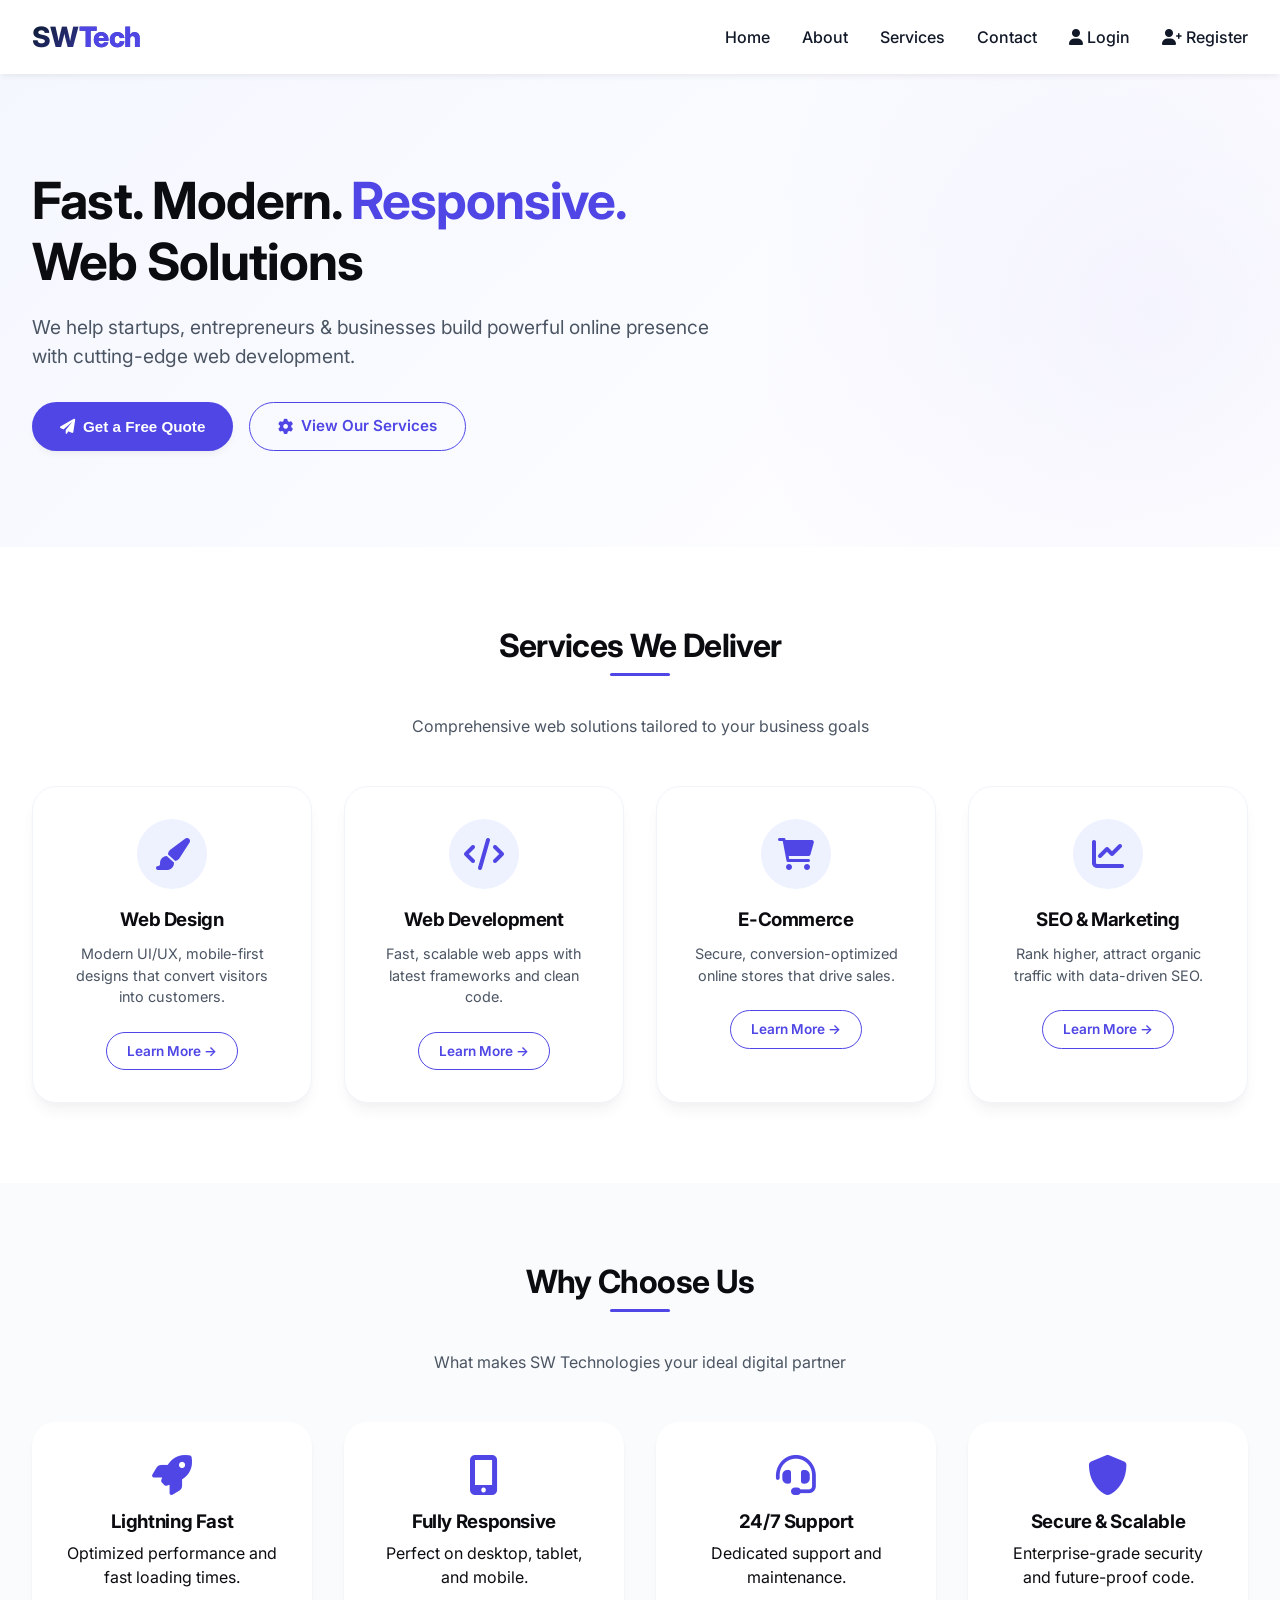
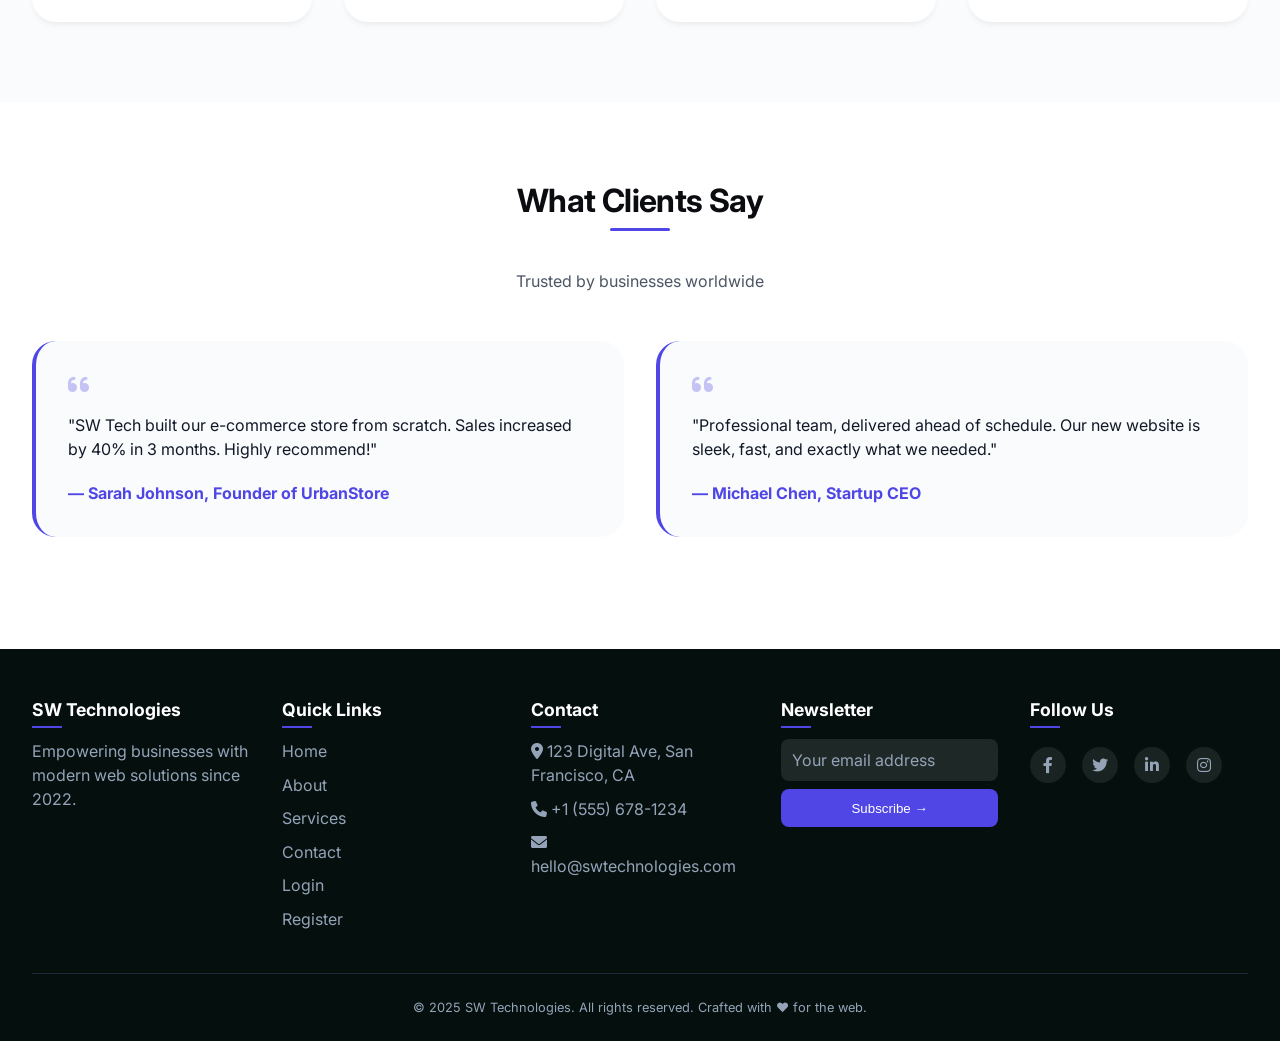
<file: index.html>
<!-- index.html - Homepage (Enhanced with Quote Modal) -->
<!DOCTYPE html>
<html lang="en">

<head>
    <meta charset="UTF-8">
    <meta name="viewport" content="width=device-width, initial-scale=1.0">
    <title>SW Technologies | Fast, Modern Web Solutions</title>
    <link
        href="https://fonts.googleapis.com/css2?family=Inter:opsz,wght@14..32,300;14..32,400;14..32,500;14..32,600;14..32,700;14..32,800&display=swap"
        rel="stylesheet">
    <link rel="stylesheet" href="https://cdnjs.cloudflare.com/ajax/libs/font-awesome/6.0.0-beta3/css/all.min.css">
    <link rel="stylesheet" href="styles.css">
    <style>
        /* Quote Modal Styles */
        .modal {
            display: none;
            position: fixed;
            z-index: 1001;
            left: 0;
            top: 0;
            width: 100%;
            height: 100%;
            background-color: rgba(0, 0, 0, 0.5);
            animation: fadeIn 0.3s ease;
        }

        .modal-content {
            background-color: white;
            margin: 5% auto;
            padding: 2rem;
            width: 90%;
            max-width: 550px;
            border-radius: 1.5rem;
            position: relative;
            animation: slideIn 0.3s ease;
        }

        .close {
            position: absolute;
            right: 1.5rem;
            top: 1rem;
            font-size: 1.8rem;
            cursor: pointer;
            color: #666;
            transition: color 0.2s;
        }

        .close:hover {
            color: #4f46e5;
        }

        .modal-content h2 {
            margin-bottom: 1.5rem;
            color: var(--text-dark);
        }

        .modal-content select {
            width: 100%;
            padding: 0.9rem 1.2rem;
            border: 1.5px solid #e2e8f0;
            border-radius: 1rem;
            font-family: inherit;
            font-size: 1rem;
        }

        @keyframes fadeIn {
            from {
                opacity: 0;
            }

            to {
                opacity: 1;
            }
        }

        @keyframes slideIn {
            from {
                transform: translateY(-50px);
                opacity: 0;
            }

            to {
                transform: translateY(0);
                opacity: 1;
            }
        }

        .newsletter-form {
            display: flex;
            flex-direction: column;
            gap: 0.5rem;
        }

        .newsletter-form input {
            padding: 0.7rem;
            border-radius: 0.5rem;
            border: none;
            background: rgba(255, 255, 255, 0.1);
            color: white;
        }

        .newsletter-form input::placeholder {
            color: #94a3b8;
        }

        .newsletter-form button {
            padding: 0.7rem;
            background: #4f46e5;
            color: white;
            border: none;
            border-radius: 0.5rem;
            cursor: pointer;
            transition: background 0.2s;
        }

        .newsletter-form button:hover {
            background: #6366f1;
        }

        .toast-message {
            position: fixed;
            bottom: 2rem;
            right: 2rem;
            padding: 1rem 1.5rem;
            border-radius: 0.5rem;
            color: white;
            z-index: 1002;
            animation: slideInRight 0.3s ease;
        }

        @keyframes slideInRight {
            from {
                transform: translateX(100%);
                opacity: 0;
            }

            to {
                transform: translateX(0);
                opacity: 1;
            }
        }
    </style>
</head>

<body>
    <nav class="navbar">
        <div class="nav-container">
            <div class="logo"><a href="index.html">SW<span style="color:#4f46e5;">Tech</span></a></div>
            <div class="hamburger" id="hamburger"><i class="fas fa-bars"></i></div>
            <ul class="nav-links" id="navLinks">
                <li><a href="index.html">Home</a></li>
                <li><a href="about.html">About</a></li>
                <li><a href="services.html">Services</a></li>
                <li><a href="contact.html">Contact</a></li>
                <li><a href="login.html"><i class="fas fa-user"></i> Login</a></li>
                <li><a href="register.html"><i class="fas fa-user-plus"></i> Register</a></li>
                <!-- Admin link will be added here dynamically by JavaScript -->
            </ul>
        </div>
    </nav>

    <main>
        <section class="hero">
            <div class="container">
                <div class="hero-content">
                    <h1>Fast. Modern. <span style="color:#4f46e5;">Responsive.</span> Web Solutions</h1>
                    <p>We help startups, entrepreneurs & businesses build powerful online presence with cutting-edge web
                        development.</p>
                    <div class="btn-group">
                        <button class="btn btn-primary" id="openQuoteBtn"><i class="fas fa-paper-plane"></i> Get a Free
                            Quote</button>
                        <a href="services.html" class="btn btn-outline"><i class="fas fa-cog"></i> View Our Services</a>
                    </div>
                </div>
            </div>
        </section>

        <section>
            <div class="container">
                <div class="section-header">
                    <h2>Services We Deliver</h2>
                    <p>Comprehensive web solutions tailored to your business goals</p>
                </div>
                <div class="cards-grid">
                    <div class="service-card">
                        <div class="service-icon"><i class="fas fa-paint-brush"></i></div>
                        <h3>Web Design</h3>
                        <p>Modern UI/UX, mobile-first designs that convert visitors into customers.</p>
                        <a href="services.html" class="btn btn-outline btn-small">Learn More →</a>
                    </div>
                    <div class="service-card">
                        <div class="service-icon"><i class="fas fa-code"></i></div>
                        <h3>Web Development</h3>
                        <p>Fast, scalable web apps with latest frameworks and clean code.</p>
                        <a href="services.html" class="btn btn-outline btn-small">Learn More →</a>
                    </div>
                    <div class="service-card">
                        <div class="service-icon"><i class="fas fa-shopping-cart"></i></div>
                        <h3>E-Commerce</h3>
                        <p>Secure, conversion-optimized online stores that drive sales.</p>
                        <a href="services.html" class="btn btn-outline btn-small">Learn More →</a>
                    </div>
                    <div class="service-card">
                        <div class="service-icon"><i class="fas fa-chart-line"></i></div>
                        <h3>SEO & Marketing</h3>
                        <p>Rank higher, attract organic traffic with data-driven SEO.</p>
                        <a href="services.html" class="btn btn-outline btn-small">Learn More →</a>
                    </div>
                </div>
            </div>
        </section>

        <section style="background: var(--gray-bg);">
            <div class="container">
                <div class="section-header">
                    <h2>Why Choose Us</h2>
                    <p>What makes SW Technologies your ideal digital partner</p>
                </div>
                <div class="strengths-grid">
                    <div class="strength-card"><i class="fas fa-rocket"></i>
                        <h3>Lightning Fast</h3>
                        <p>Optimized performance and fast loading times.</p>
                    </div>
                    <div class="strength-card"><i class="fas fa-mobile-alt"></i>
                        <h3>Fully Responsive</h3>
                        <p>Perfect on desktop, tablet, and mobile.</p>
                    </div>
                    <div class="strength-card"><i class="fas fa-headset"></i>
                        <h3>24/7 Support</h3>
                        <p>Dedicated support and maintenance.</p>
                    </div>
                    <div class="strength-card"><i class="fas fa-shield-alt"></i>
                        <h3>Secure & Scalable</h3>
                        <p>Enterprise-grade security and future-proof code.</p>
                    </div>
                </div>
            </div>
        </section>

        <section>
            <div class="container">
                <div class="section-header">
                    <h2>What Clients Say</h2>
                    <p>Trusted by businesses worldwide</p>
                </div>
                <div class="testimonials-grid">
                    <div class="testimonial"><i class="fas fa-quote-left"></i>
                        <p>"SW Tech built our e-commerce store from scratch. Sales increased by 40% in 3 months. Highly
                            recommend!"</p>
                        <div class="client-name">— Sarah Johnson, Founder of UrbanStore</div>
                    </div>
                    <div class="testimonial"><i class="fas fa-quote-left"></i>
                        <p>"Professional team, delivered ahead of schedule. Our new website is sleek, fast, and exactly
                            what we needed."</p>
                        <div class="client-name">— Michael Chen, Startup CEO</div>
                    </div>
                </div>
            </div>
        </section>
    </main>

    <footer>
        <div class="container">
            <div class="footer-grid">
                <div class="footer-col">
                    <h4>SW Technologies</h4>
                    <p>Empowering businesses with modern web solutions since 2022.</p>
                </div>
                <div class="footer-col">
                    <h4>Quick Links</h4>
                    <a href="index.html">Home</a>
                    <a href="about.html">About</a>
                    <a href="services.html">Services</a>
                    <a href="contact.html">Contact</a>
                    <a href="login.html">Login</a>
                    <a href="register.html">Register</a>
                </div>
                <div class="footer-col">
                    <h4>Contact</h4>
                    <a href="#"><i class="fas fa-map-marker-alt"></i> 123 Digital Ave, San Francisco, CA</a>
                    <a href="#"><i class="fas fa-phone"></i> +1 (555) 678-1234</a>
                    <a href="#"><i class="fas fa-envelope"></i> hello@swtechnologies.com</a>
                </div>
                <div class="footer-col">
                    <h4>Newsletter</h4>
                    <form class="newsletter-form" id="newsletterForm">
                        <input type="email" id="newsletterEmail" placeholder="Your email address" required>
                        <button type="submit">Subscribe →</button>
                    </form>
                </div>
                <div class="footer-col">
                    <h4>Follow Us</h4>
                    <div class="social-icons">
                        <a href="#"><i class="fab fa-facebook-f"></i></a>
                        <a href="#"><i class="fab fa-twitter"></i></a>
                        <a href="#"><i class="fab fa-linkedin-in"></i></a>
                        <a href="#"><i class="fab fa-instagram"></i></a>
                    </div>
                </div>
            </div>
            <div class="copyright">
                <p>© 2025 SW Technologies. All rights reserved. Crafted with ❤️ for the web.</p>
            </div>
        </div>
    </footer>

    <a href="#" class="back-to-top" id="backToTop"><i class="fas fa-arrow-up"></i></a>

    <!-- Quote Modal -->
    <div id="quoteModal" class="modal">
        <div class="modal-content">
            <span class="close">&times;</span>
            <h2>Get a Free Quote</h2>
            <form id="quoteForm">
                <div class="form-group">
                    <input type="text" id="quoteName" placeholder="Full Name" required>
                </div>
                <div class="form-group">
                    <input type="email" id="quoteEmail" placeholder="Email Address" required>
                </div>
                <div class="form-group">
                    <input type="tel" id="quotePhone" placeholder="Phone Number" required>
                </div>
                <div class="form-group">
                    <select id="quoteService" required>
                        <option value="">Select Service</option>
                        <option value="Web Design">Web Design</option>
                        <option value="Web Development">Web Development</option>
                        <option value="E-Commerce">E-Commerce</option>
                        <option value="SEO & Marketing">SEO & Marketing</option>
                    </select>
                </div>
                <div class="form-group">
                    <select id="quoteBudget" required>
                        <option value="">Select Budget Range</option>
                        <option value="$1,000 - $5,000">$1,000 - $5,000</option>
                        <option value="$5,000 - $10,000">$5,000 - $10,000</option>
                        <option value="$10,000 - $25,000">$10,000 - $25,000</option>
                        <option value="$25,000+">$25,000+</option>
                    </select>
                </div>
                <div class="form-group">
                    <textarea id="quoteMessage" placeholder="Tell us about your project..." rows="4"
                        required></textarea>
                </div>
                <button type="submit" class="btn btn-primary" style="width: 100%;">Submit Request →</button>
            </form>
        </div>
    </div>

    <script>
        // Navbar functionality
        const hamburger = document.getElementById('hamburger');
        const navLinks = document.getElementById('navLinks');
        hamburger.addEventListener('click', () => navLinks.classList.toggle('active'));
        document.querySelectorAll('.nav-links a').forEach(link => link.addEventListener('click', () => navLinks.classList.remove('active')));

        // Back to top
        const backBtn = document.getElementById('backToTop');
        window.addEventListener('scroll', () => {
            if (window.scrollY > 300) backBtn.classList.add('show');
            else backBtn.classList.remove('show');
        });

        // Scroll Reveal Animation
        const revealElements = document.querySelectorAll('.service-card, .strength-card, .testimonial');
        const revealOnScroll = () => {
            revealElements.forEach(el => {
                const rect = el.getBoundingClientRect();
                const windowHeight = window.innerHeight;
                if (rect.top < windowHeight - 100) {
                    el.style.opacity = '1';
                    el.style.transform = 'translateY(0)';
                }
            });
        };
        revealElements.forEach(el => {
            el.style.opacity = '0';
            el.style.transform = 'translateY(30px)';
            el.style.transition = 'all 0.6s cubic-bezier(0.4, 0, 0.2, 1)';
        });
        window.addEventListener('scroll', revealOnScroll);
        window.addEventListener('load', revealOnScroll);

        // Quote Modal
        const modal = document.getElementById('quoteModal');
        const openBtn = document.getElementById('openQuoteBtn');
        const closeBtn = document.querySelector('.close');

        openBtn.addEventListener('click', () => modal.style.display = 'block');
        closeBtn.addEventListener('click', () => modal.style.display = 'none');
        window.addEventListener('click', (e) => {
            if (e.target === modal) modal.style.display = 'none';
        });
    </script>
    <script src="script.js"></script>
</body>

</html>
</file>
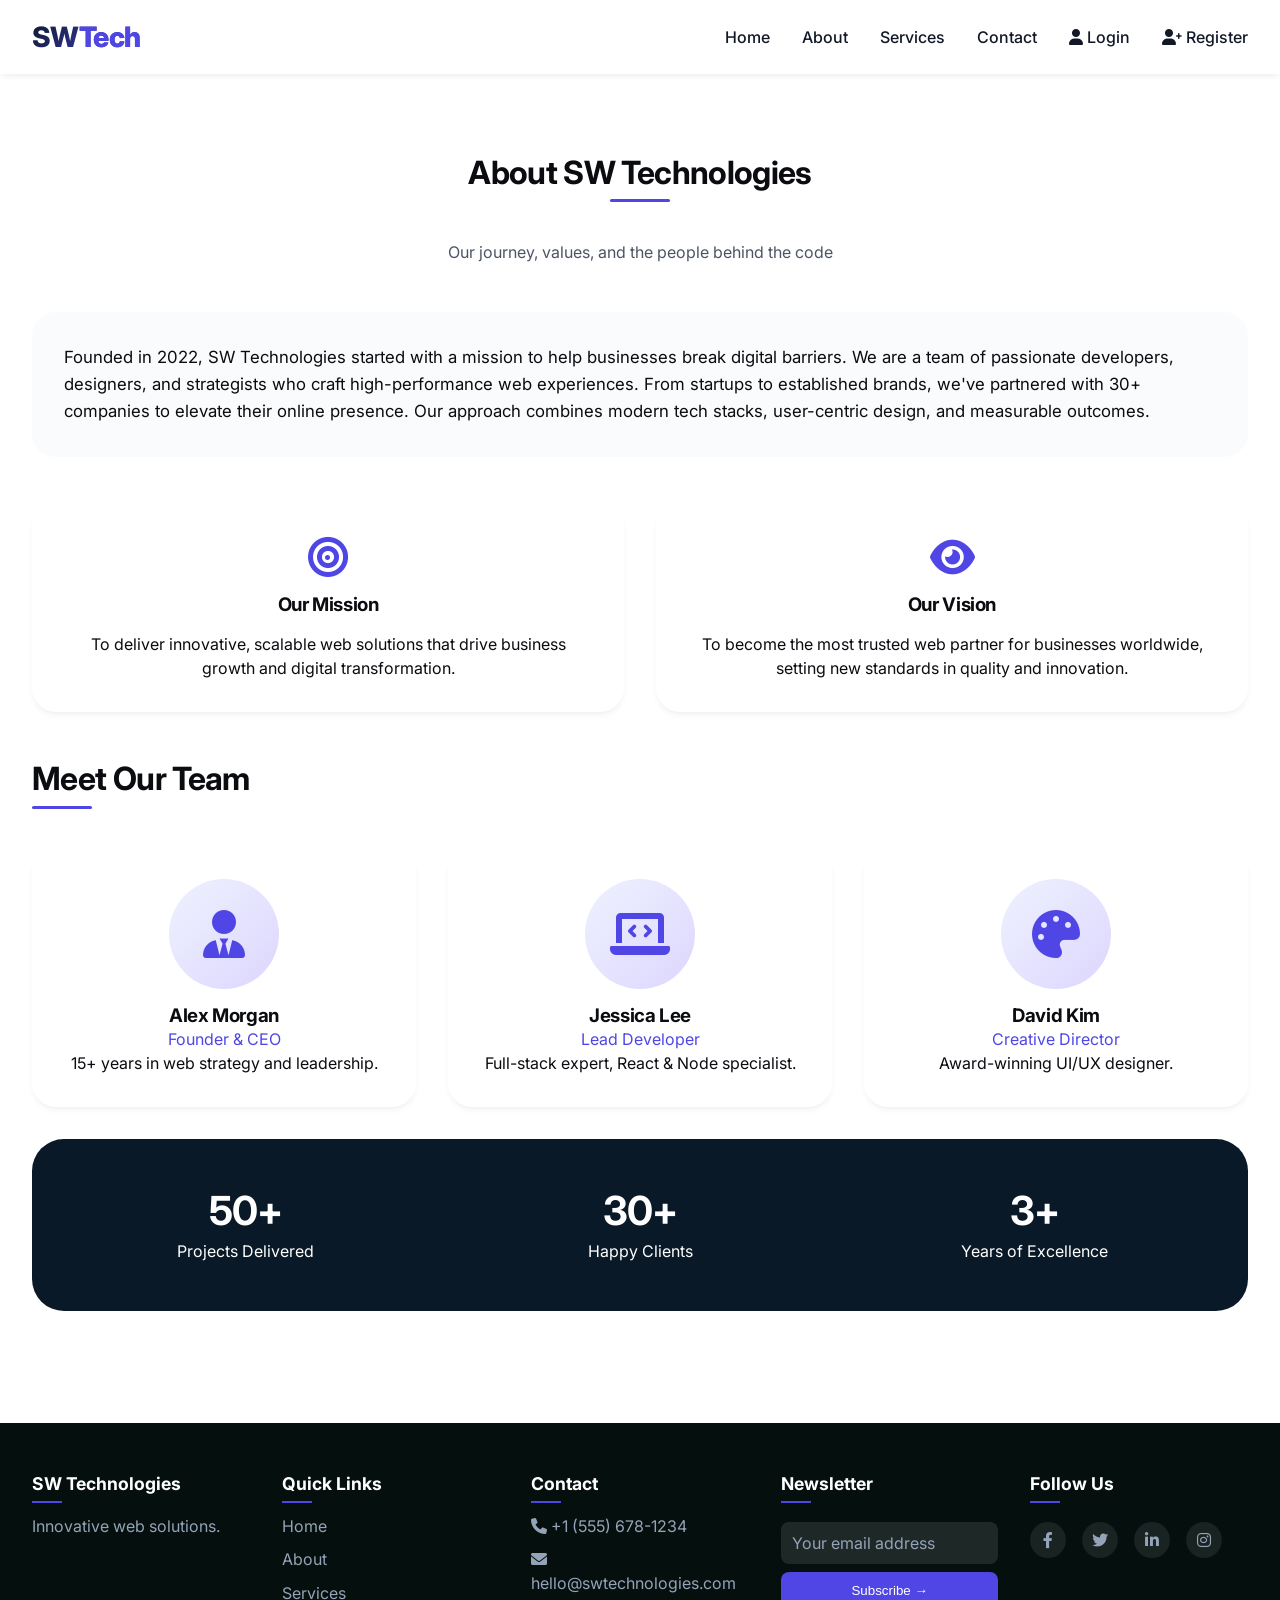
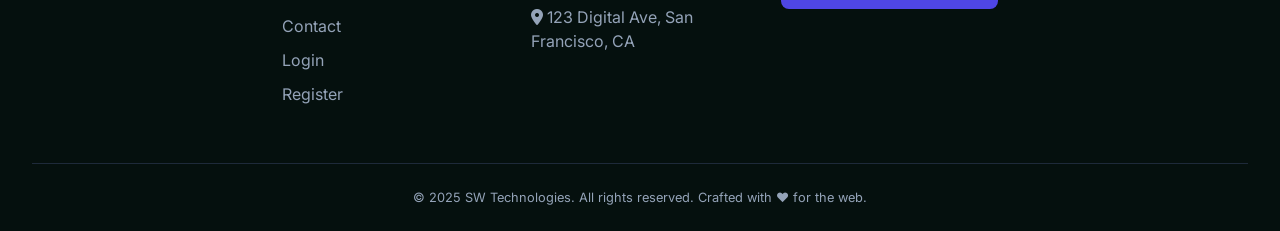
<file: about.html>
<!-- about.html - Enhanced with Newsletter and Backend Integration -->
<!DOCTYPE html>
<html lang="en">

<head>
    <meta charset="UTF-8">
    <meta name="viewport" content="width=device-width, initial-scale=1.0">
    <title>SW Technologies | About Us</title>
    <link href="https://fonts.googleapis.com/css2?family=Inter:opsz,wght@14..32,300;400;500;600;700;800&display=swap"
        rel="stylesheet">
    <link rel="stylesheet" href="https://cdnjs.cloudflare.com/ajax/libs/font-awesome/6.0.0-beta3/css/all.min.css">
    <link rel="stylesheet" href="styles.css">
    <style>
        .newsletter-form {
            display: flex;
            flex-direction: column;
            gap: 0.5rem;
            margin-top: 0.5rem;
        }

        .newsletter-form input {
            padding: 0.7rem;
            border-radius: 0.5rem;
            border: none;
            background: rgba(255, 255, 255, 0.1);
            color: white;
        }

        .newsletter-form input::placeholder {
            color: #94a3b8;
        }

        .newsletter-form button {
            padding: 0.7rem;
            background: #4f46e5;
            color: white;
            border: none;
            border-radius: 0.5rem;
            cursor: pointer;
            transition: background 0.2s;
        }

        .newsletter-form button:hover {
            background: #6366f1;
        }

        .footer-col {
            margin-bottom: 1rem;
        }
    </style>
</head>

<body>
    <nav class="navbar">
        <div class="nav-container">
            <div class="logo"><a href="index.html">SW<span style="color:#4f46e5;">Tech</span></a></div>
            <div class="hamburger" id="hamburger"><i class="fas fa-bars"></i></div>
            <ul class="nav-links" id="navLinks">
                <li><a href="index.html">Home</a></li>
                <li><a href="about.html">About</a></li>
                <li><a href="services.html">Services</a></li>
                <li><a href="contact.html">Contact</a></li>
                <li><a href="login.html"><i class="fas fa-user"></i> Login</a></li>
                <li><a href="register.html"><i class="fas fa-user-plus"></i> Register</a></li>
                <!-- Admin link will be added here dynamically by JavaScript -->
            </ul>
        </div>
    </nav>

    <main>
        <div class="container">
            <section>
                <div class="section-header">
                    <h2>About SW Technologies</h2>
                    <p>Our journey, values, and the people behind the code</p>
                </div>
                <div class="story-box">
                    <p style="font-size:1.05rem; line-height:1.6;">Founded in 2022, SW Technologies started with a
                        mission to help businesses break digital barriers. We are a team of passionate developers,
                        designers, and strategists who craft high-performance web experiences. From startups to
                        established brands, we've partnered with 30+ companies to elevate their online presence. Our
                        approach combines modern tech stacks, user-centric design, and measurable outcomes.</p>
                </div>
                <div class="mission-vision">
                    <div class="mv-card"><i class="fas fa-bullseye" style="font-size:2.5rem; color:#4f46e5;"></i>
                        <h3 style="margin:1rem 0;">Our Mission</h3>
                        <p>To deliver innovative, scalable web solutions that drive business growth and digital
                            transformation.</p>
                    </div>
                    <div class="mv-card"><i class="fas fa-eye" style="font-size:2.5rem; color:#4f46e5;"></i>
                        <h3 style="margin:1rem 0;">Our Vision</h3>
                        <p>To become the most trusted web partner for businesses worldwide, setting new standards in
                            quality and innovation.</p>
                    </div>
                </div>
                <h2>Meet Our Team</h2>
                <div class="team-grid">
                    <div class="team-card">
                        <div class="team-img"><i class="fas fa-user-tie"></i></div>
                        <h3>Alex Morgan</h3>
                        <p style="color:var(--accent);">Founder & CEO</p>
                        <p>15+ years in web strategy and leadership.</p>
                    </div>
                    <div class="team-card">
                        <div class="team-img"><i class="fas fa-laptop-code"></i></div>
                        <h3>Jessica Lee</h3>
                        <p style="color:var(--accent);">Lead Developer</p>
                        <p>Full-stack expert, React & Node specialist.</p>
                    </div>
                    <div class="team-card">
                        <div class="team-img"><i class="fas fa-palette"></i></div>
                        <h3>David Kim</h3>
                        <p style="color:var(--accent);">Creative Director</p>
                        <p>Award-winning UI/UX designer.</p>
                    </div>
                </div>
                <div class="stats-grid">
                    <div class="stat">
                        <h3>50+</h3>
                        <p>Projects Delivered</p>
                    </div>
                    <div class="stat">
                        <h3>30+</h3>
                        <p>Happy Clients</p>
                    </div>
                    <div class="stat">
                        <h3>3+</h3>
                        <p>Years of Excellence</p>
                    </div>
                </div>
            </section>
        </div>
    </main>

    <footer>
        <div class="container">
            <div class="footer-grid">
                <div class="footer-col">
                    <h4>SW Technologies</h4>
                    <p>Innovative web solutions.</p>
                </div>
                <div class="footer-col">
                    <h4>Quick Links</h4>
                    <a href="index.html">Home</a>
                    <a href="about.html">About</a>
                    <a href="services.html">Services</a>
                    <a href="contact.html">Contact</a>
                    <a href="login.html">Login</a>
                    <a href="register.html">Register</a>
                </div>
                <div class="footer-col">
                    <h4>Contact</h4>
                    <a href="#"><i class="fas fa-phone"></i> +1 (555) 678-1234</a>
                    <a href="#"><i class="fas fa-envelope"></i> hello@swtechnologies.com</a>
                    <a href="#"><i class="fas fa-map-marker-alt"></i> 123 Digital Ave, San Francisco, CA</a>
                </div>
                <div class="footer-col">
                    <h4>Newsletter</h4>
                    <form class="newsletter-form" id="newsletterForm">
                        <input type="email" id="newsletterEmail" placeholder="Your email address" required>
                        <button type="submit">Subscribe →</button>
                    </form>
                </div>
                <div class="footer-col">
                    <h4>Follow Us</h4>
                    <div class="social-icons">
                        <a href="#"><i class="fab fa-facebook-f"></i></a>
                        <a href="#"><i class="fab fa-twitter"></i></a>
                        <a href="#"><i class="fab fa-linkedin-in"></i></a>
                        <a href="#"><i class="fab fa-instagram"></i></a>
                    </div>
                </div>
            </div>
            <div class="copyright">
                <p>© 2025 SW Technologies. All rights reserved. Crafted with ❤️ for the web.</p>
            </div>
        </div>
    </footer>

    <a href="#" class="back-to-top" id="backToTop"><i class="fas fa-arrow-up"></i></a>

    <script>
        // Navbar functionality
        const hamburger = document.getElementById('hamburger');
        const navLinks = document.getElementById('navLinks');
        hamburger.addEventListener('click', () => navLinks.classList.toggle('active'));
        document.querySelectorAll('.nav-links a').forEach(link => link.addEventListener('click', () => navLinks.classList.remove('active')));

        // Back to top
        const backBtn = document.getElementById('backToTop');
        window.addEventListener('scroll', () => {
            if (window.scrollY > 300) backBtn.classList.add('show');
            else backBtn.classList.remove('show');
        });

        // Scroll Reveal Animation
        const revealElements = document.querySelectorAll('.team-card, .mv-card, .stat');
        const revealOnScroll = () => {
            revealElements.forEach(el => {
                const rect = el.getBoundingClientRect();
                const windowHeight = window.innerHeight;
                if (rect.top < windowHeight - 100) {
                    el.style.opacity = '1';
                    el.style.transform = 'translateY(0)';
                }
            });
        };
        revealElements.forEach(el => {
            el.style.opacity = '0';
            el.style.transform = 'translateY(30px)';
            el.style.transition = 'all 0.6s cubic-bezier(0.4, 0, 0.2, 1)';
        });
        window.addEventListener('scroll', revealOnScroll);
        window.addEventListener('load', revealOnScroll);
    </script>
    <script src="script.js"></script>
</body>

</html>
</file>
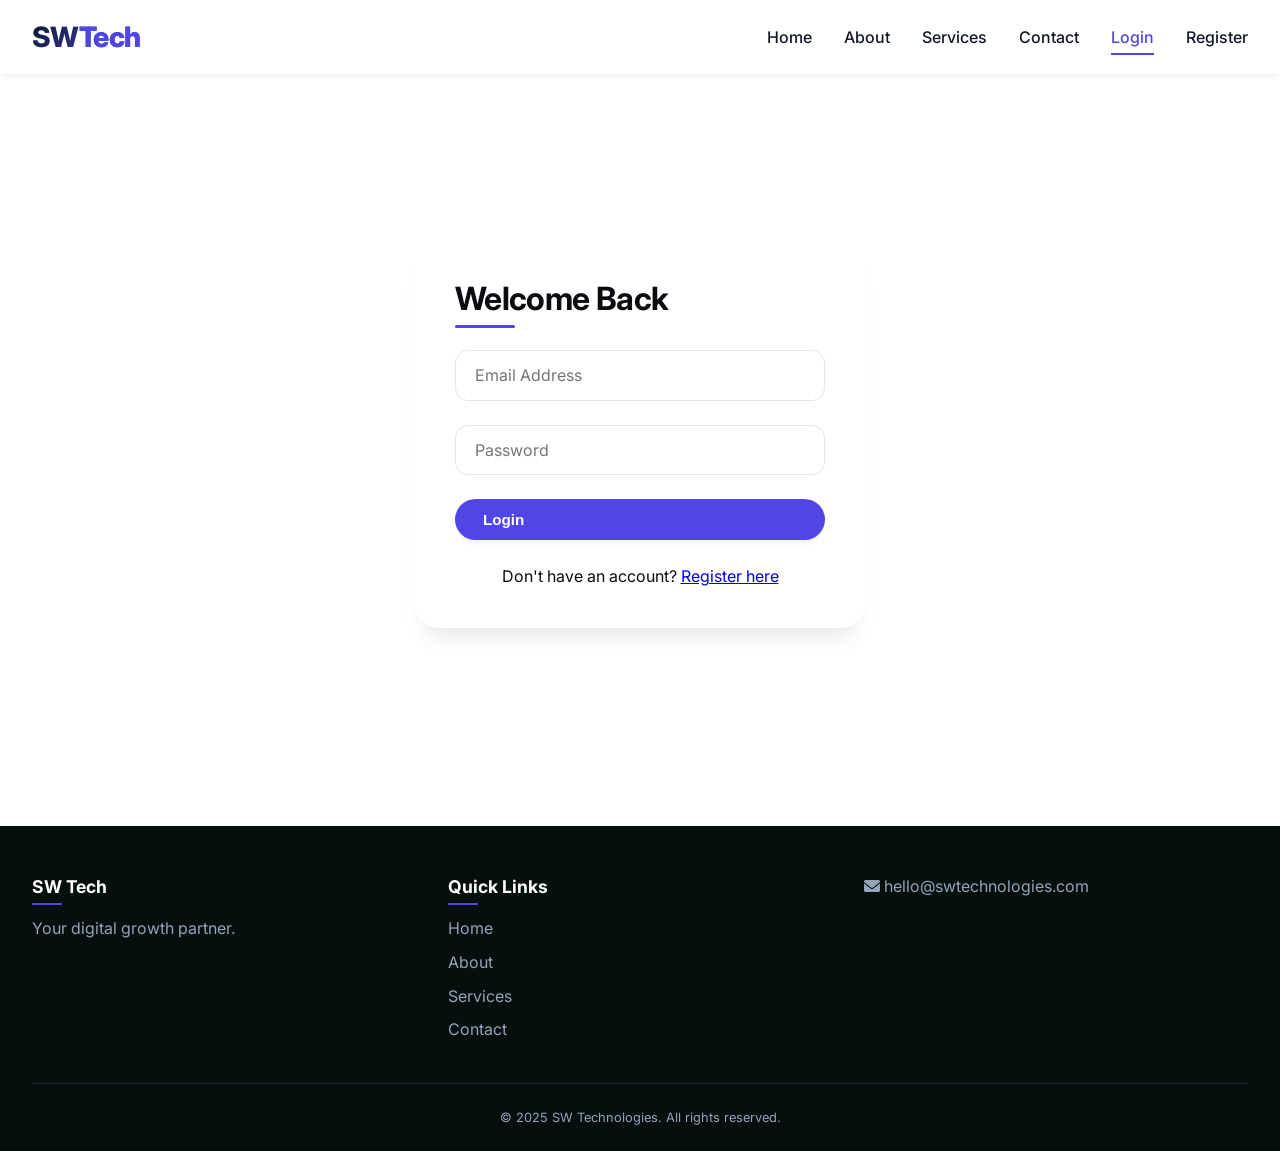
<file: admin.html>
<!DOCTYPE html>
<html lang="en">
<head>
    <meta charset="UTF-8">
    <meta name="viewport" content="width=device-width, initial-scale=1.0">
    <title>Admin Panel - SW Technologies</title>
    <link href="https://fonts.googleapis.com/css2?family=Inter:wght@300;400;500;600;700;800&display=swap" rel="stylesheet">
    <link rel="stylesheet" href="https://cdnjs.cloudflare.com/ajax/libs/font-awesome/6.0.0-beta3/css/all.min.css">
    <style>
        * { margin: 0; padding: 0; box-sizing: border-box; }
        body { font-family: 'Inter', sans-serif; background: #f3f4f6; }
        .admin-container { max-width: 1400px; margin: 0 auto; padding: 2rem; }
        .admin-header { background: white; padding: 1rem 2rem; box-shadow: 0 1px 3px rgba(0,0,0,0.1); display: flex; justify-content: space-between; align-items: center; }
        .logout-btn { background: #ef4444; color: white; border: none; padding: 0.5rem 1rem; border-radius: 0.5rem; cursor: pointer; }
        .stats-grid { display: grid; grid-template-columns: repeat(auto-fit, minmax(200px,1fr)); gap: 1.5rem; margin-bottom: 2rem; }
        .stat-card { background: white; padding: 1.5rem; border-radius: 1rem; text-align: center; }
        .stat-number { font-size: 2rem; font-weight: 700; color: #4f46e5; }
        .tabs { display: flex; gap: 1rem; margin-bottom: 2rem; flex-wrap: wrap; justify-content: center; }
        .tab-btn { padding: 0.75rem 1.5rem; background: white; border: none; border-radius: 0.5rem; cursor: pointer; transition: all 0.3s; }
        .tab-btn.active { background: #4f46e5; color: white; }
        .tab-content { display: none; background: white; border-radius: 1rem; padding: 1.5rem; overflow-x: auto; }
        .tab-content.active { display: block; }
        table { width: 100%; border-collapse: collapse; }
        th, td { padding: 0.75rem; text-align: left; border-bottom: 1px solid #e5e7eb; }
        th { background: #f9fafb; font-weight: 600; }
        .delete-btn { background: #ef4444; color: white; border: none; padding: 0.25rem 0.75rem; border-radius: 0.375rem; cursor: pointer; }
        .loading { text-align: center; padding: 2rem; }
    </style>
</head>
<body>
    <div class="admin-header">
        <h2><i class="fas fa-shield-alt"></i> Admin Panel - SW Technologies</h2>
        <button class="logout-btn" onclick="logout()"><i class="fas fa-sign-out-alt"></i> Logout</button>
    </div>
    
    <div class="admin-container">
        <div class="stats-grid" id="stats">
            <div class="stat-card"><div class="stat-number">-</div><div>Loading...</div></div>
        </div>
        
        <div class="tabs">
            <button class="tab-btn active" data-tab="contacts">📞 Contacts</button>
            <button class="tab-btn" data-tab="users">👥 Users</button>
            <button class="tab-btn" data-tab="newsletter">📧 Newsletter</button>
            <button class="tab-btn" data-tab="quotes">💰 Quotes</button>
        </div>
        
        <div id="contacts" class="tab-content active"><div class="loading">Loading contacts...</div></div>
        <div id="users" class="tab-content"><div class="loading">Loading users...</div></div>
        <div id="newsletter" class="tab-content"><div class="loading">Loading subscribers...</div></div>
        <div id="quotes" class="tab-content"><div class="loading">Loading quotes...</div></div>
    </div>
    
    <script>
        const API_URL = 'https://swtechnologies-backend.onrender.com/api';
        const token = localStorage.getItem('token');
        const user = JSON.parse(localStorage.getItem('user'));
        
        if (!token || user?.role !== 'admin') {
            window.location.href = 'login.html';
        }
        
        function logout() {
            localStorage.removeItem('token');
            localStorage.removeItem('user');
            window.location.href = 'login.html';
        }
        
        async function fetchData(endpoint) {
            const response = await fetch(`${API_URL}/admin/${endpoint}`, {
                headers: { 'Authorization': `Bearer ${token}` }
            });
            if (response.status === 401) {
                logout();
                return [];
            }
            return response.json();
        }
        
        async function deleteContact(id) {
            if (confirm('Delete this contact message?')) {
                await fetch(`${API_URL}/admin/contacts/${id}`, {
                    method: 'DELETE',
                    headers: { 'Authorization': `Bearer ${token}` }
                });
                loadContacts();
            }
        }
        
        async function loadStats() {
            const [contacts, users, newsletter, quotes] = await Promise.all([
                fetchData('contacts'), fetchData('users'), fetchData('newsletter'), fetchData('quotes')
            ]);
            document.getElementById('stats').innerHTML = `
                <div class="stat-card"><div class="stat-number">${contacts.length}</div><div>Total Contacts</div></div>
                <div class="stat-card"><div class="stat-number">${users.length}</div><div>Registered Users</div></div>
                <div class="stat-card"><div class="stat-number">${newsletter.length}</div><div>Newsletter Subscribers</div></div>
                <div class="stat-card"><div class="stat-number">${quotes.length}</div><div>Quote Requests</div></div>
            `;
        }
        
        async function loadContacts() {
            const contacts = await fetchData('contacts');
            const container = document.getElementById('contacts');
            if (contacts.length === 0) {
                container.innerHTML = '<p style="text-align:center;padding:2rem;">No contact messages yet.</p>';
                return;
            }
            container.innerHTML = `
                <table>
                    <thead><tr><th>Name</th><th>Email</th><th>Phone</th><th>Subject</th><th>Message</th><th>Date</th><th>Action</th></tr></thead>
                    <tbody>
                        ${contacts.map(c => `
                            <tr>
                                <td>${escapeHtml(c.name)}</td><td>${escapeHtml(c.email)}</td><td>${escapeHtml(c.phone)}</td>
                                <td>${escapeHtml(c.subject)}</td><td>${escapeHtml(c.message.substring(0,50))}...</td>
                                <td>${new Date(c.createdAt).toLocaleDateString()}</td>
                                <td><button class="delete-btn" onclick="deleteContact('${c._id}')">Delete</button></td>
                            </tr>
                        `).join('')}
                    </tbody>
                </table>
            `;
        }
        
        async function loadUsers() {
            const users = await fetchData('users');
            const container = document.getElementById('users');
            if (users.length === 0) {
                container.innerHTML = '<p style="text-align:center;padding:2rem;">No users registered yet.</p>';
                return;
            }
            container.innerHTML = `
                <table>
                    <thead><tr><th>Name</th><th>Email</th><th>Role</th><th>Joined</th></tr></thead>
                    <tbody>
                        ${users.map(u => `
                            <tr>
                                <td>${escapeHtml(u.name)}</td><td>${escapeHtml(u.email)}</td>
                                <td>${u.role === 'admin' ? '👑 Admin' : '👤 User'}</td>
                                <td>${new Date(u.createdAt).toLocaleDateString()}</td>
                            </tr>
                        `).join('')}
                    </tbody>
                </table>
            `;
        }
        
        async function loadNewsletter() {
            const subscribers = await fetchData('newsletter');
            const container = document.getElementById('newsletter');
            if (subscribers.length === 0) {
                container.innerHTML = '<p style="text-align:center;padding:2rem;">No newsletter subscribers yet.</p>';
                return;
            }
            container.innerHTML = `
                <table>
                    <thead><tr><th>Email</th><th>Subscribed On</th></tr></thead>
                    <tbody>
                        ${subscribers.map(s => `
                            <tr>
                                <td>${escapeHtml(s.email)}</td>
                                <td>${new Date(s.subscribedAt).toLocaleDateString()}</td>
                            </tr>
                        `).join('')}
                    </tbody>
                </table>
            `;
        }
        
        async function loadQuotes() {
            const quotes = await fetchData('quotes');
            const container = document.getElementById('quotes');
            if (quotes.length === 0) {
                container.innerHTML = '<p style="text-align:center;padding:2rem;">No quote requests yet.</p>';
                return;
            }
            container.innerHTML = `
                <table>
                    <thead><tr><th>Name</th><th>Email</th><th>Phone</th><th>Service</th><th>Budget</th><th>Message</th><th>Date</th></tr></thead>
                    <tbody>
                        ${quotes.map(q => `
                            <tr>
                                <td>${escapeHtml(q.name)}</td><td>${escapeHtml(q.email)}</td><td>${escapeHtml(q.phone)}</td>
                                <td>${escapeHtml(q.serviceRequired)}</td><td>${escapeHtml(q.budget)}</td>
                                <td>${escapeHtml(q.message.substring(0,50))}...</td>
                                <td>${new Date(q.createdAt).toLocaleDateString()}</td>
                            </tr>
                        `).join('')}
                    </tbody>
                </table>
            `;
        }
        
        function escapeHtml(str) {
            if (!str) return '';
            return str.replace(/[&<>]/g, function(m) {
                if (m === '&') return '&amp;';
                if (m === '<') return '&lt;';
                if (m === '>') return '&gt;';
                return m;
            });
        }
        
        async function loadAll() {
            await loadStats();
            await loadContacts();
            await loadUsers();
            await loadNewsletter();
            await loadQuotes();
        }
        
        document.querySelectorAll('.tab-btn').forEach(btn => {
            btn.addEventListener('click', () => {
                document.querySelectorAll('.tab-btn').forEach(b => b.classList.remove('active'));
                document.querySelectorAll('.tab-content').forEach(c => c.classList.remove('active'));
                btn.classList.add('active');
                document.getElementById(btn.dataset.tab).classList.add('active');
            });
        });
        
        loadAll();
    </script>
</body>
</html>
</file>
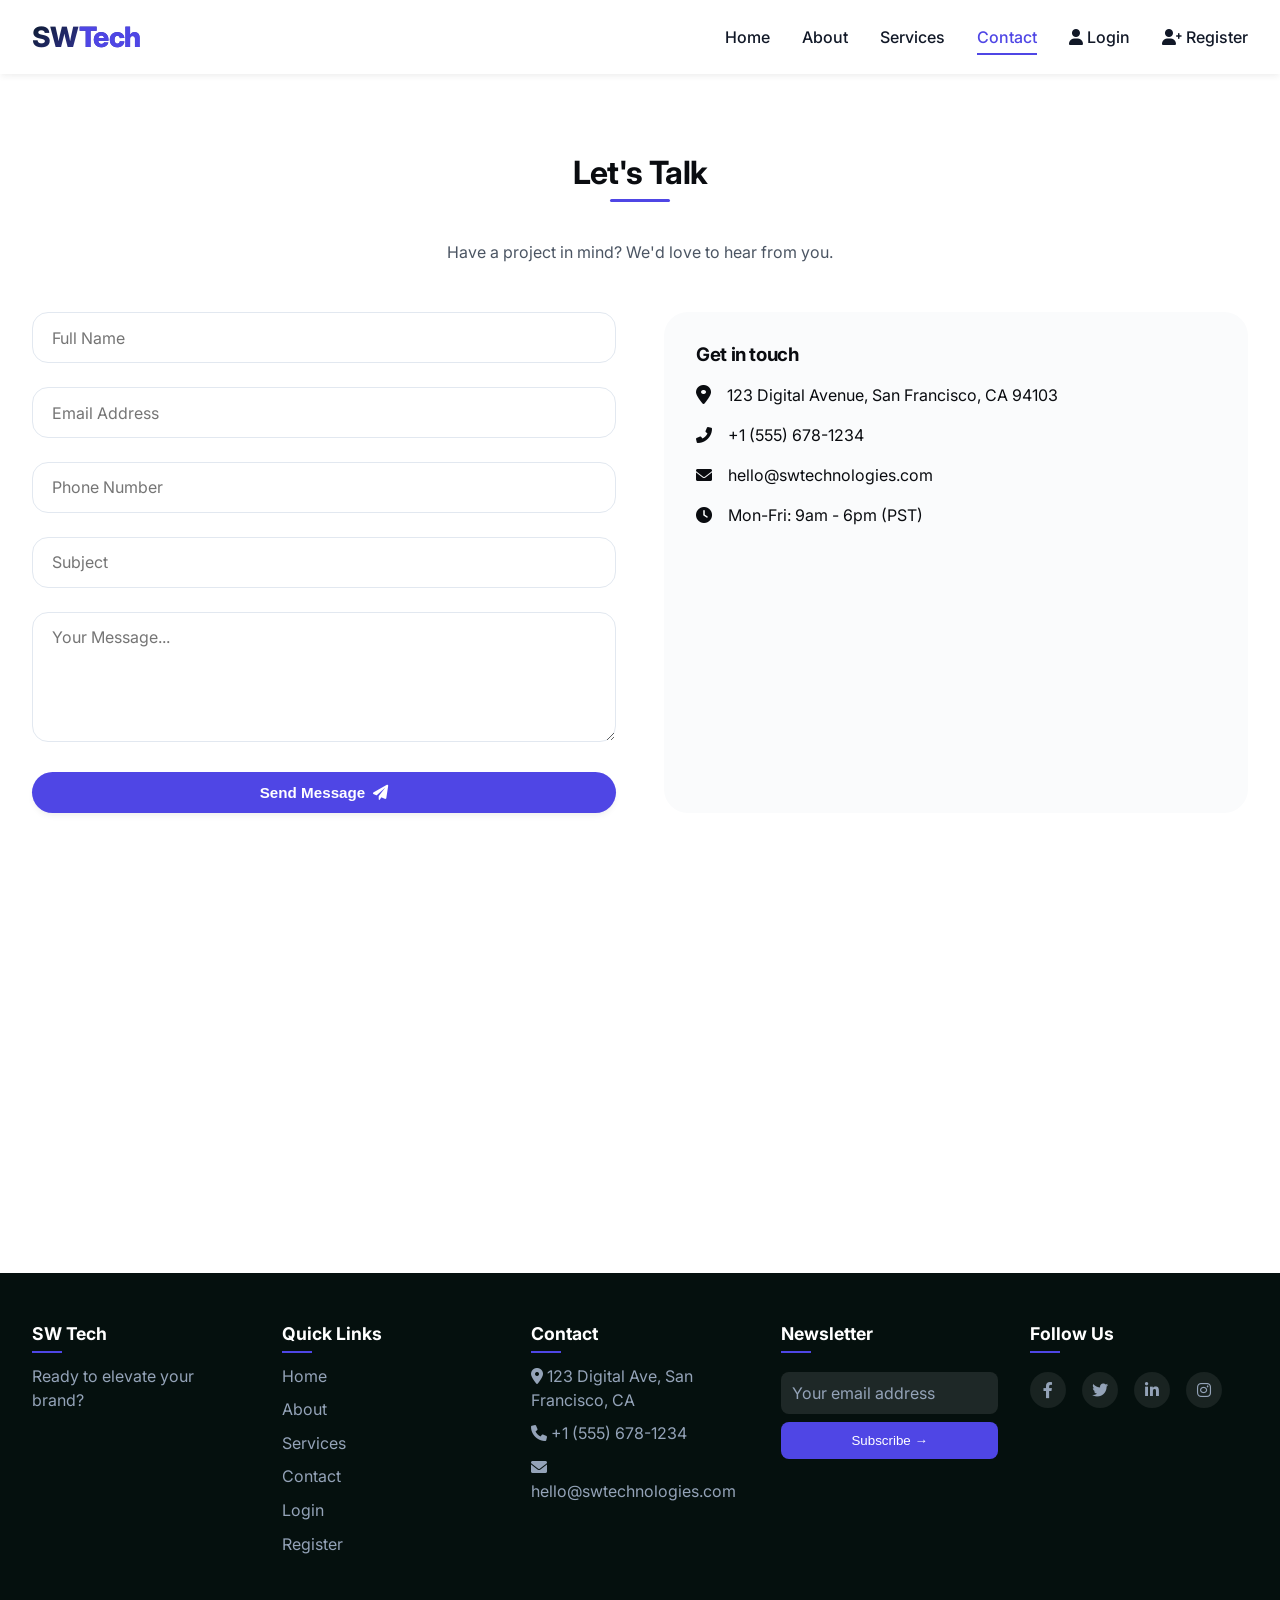
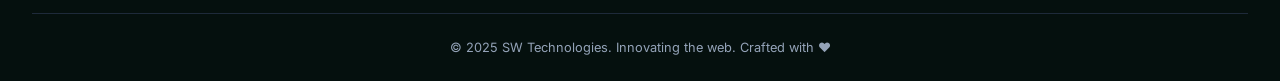
<file: contact.html>
<!-- contact.html - Clean version (no duplicate script) -->
<!DOCTYPE html>
<html lang="en">

<head>
    <meta charset="UTF-8">
    <meta name="viewport" content="width=device-width, initial-scale=1.0">
    <title>SW Technologies | Contact Us</title>
    <link href="https://fonts.googleapis.com/css2?family=Inter:opsz,wght@14..32,300;400;500;600;700;800&display=swap"
        rel="stylesheet">
    <link rel="stylesheet" href="https://cdnjs.cloudflare.com/ajax/libs/font-awesome/6.0.0-beta3/css/all.min.css">
    <link rel="stylesheet" href="styles.css">
    <style>
        .newsletter-form {
            display: flex;
            flex-direction: column;
            gap: 0.5rem;
            margin-top: 0.5rem;
        }
        .newsletter-form input {
            padding: 0.7rem;
            border-radius: 0.5rem;
            border: none;
            background: rgba(255, 255, 255, 0.1);
            color: white;
        }
        .newsletter-form input::placeholder { color: #94a3b8; }
        .newsletter-form button {
            padding: 0.7rem;
            background: #4f46e5;
            color: white;
            border: none;
            border-radius: 0.5rem;
            cursor: pointer;
            transition: background 0.2s;
        }
        .newsletter-form button:hover { background: #6366f1; }
        .footer-col { margin-bottom: 1rem; }
        .success-message { background: #10b981; color: white; padding: 1rem; border-radius: 0.5rem; margin-top: 1rem; text-align: center; }
        .error-message { background: #ef4444; color: white; padding: 1rem; border-radius: 0.5rem; margin-top: 1rem; text-align: center; }
        .loading { opacity: 0.7; pointer-events: none; }
    </style>
</head>

<body>
    <nav class="navbar">
        <div class="nav-container">
            <div class="logo"><a href="index.html">SW<span style="color:#4f46e5;">Tech</span></a></div>
            <div class="hamburger" id="hamburger"><i class="fas fa-bars"></i></div>
            <ul class="nav-links" id="navLinks">
                <li><a href="index.html">Home</a></li>
                <li><a href="about.html">About</a></li>
                <li><a href="services.html">Services</a></li>
                <li><a href="contact.html" class="active">Contact</a></li>
                <li><a href="login.html"><i class="fas fa-user"></i> Login</a></li>
                <li><a href="register.html"><i class="fas fa-user-plus"></i> Register</a></li>
            </ul>
        </div>
    </nav>

    <section>
        <div class="container">
            <div class="section-header">
                <h2>Let's Talk</h2>
                <p>Have a project in mind? We'd love to hear from you.</p>
            </div>
            <div class="contact-wrapper">
                <div>
                    <form id="contactForm">
                        <div class="form-group">
                            <input type="text" id="name" placeholder="Full Name">
                            <span class="error" id="nameError"></span>
                        </div>
                        <div class="form-group">
                            <input type="email" id="email" placeholder="Email Address">
                            <span class="error" id="emailError"></span>
                        </div>
                        <div class="form-group">
                            <input type="tel" id="phone" placeholder="Phone Number">
                            <span class="error" id="phoneError"></span>
                        </div>
                        <div class="form-group">
                            <input type="text" id="subject" placeholder="Subject">
                            <span class="error" id="subjectError"></span>
                        </div>
                        <div class="form-group">
                            <textarea rows="5" id="message" placeholder="Your Message..."></textarea>
                            <span class="error" id="messageError"></span>
                        </div>
                        <button type="submit" class="btn btn-primary" id="submitBtn" style="width:100%; justify-content:center;">
                            Send Message <i class="fas fa-paper-plane"></i>
                        </button>
                        <div id="formMessage" style="display:none;"></div>
                    </form>
                </div>
                <div class="contact-details">
                    <h3>Get in touch</h3>
                    <p><i class="fas fa-map-marker-alt fa-lg"></i> 123 Digital Avenue, San Francisco, CA 94103</p>
                    <p><i class="fas fa-phone-alt"></i> +1 (555) 678-1234</p>
                    <p><i class="fas fa-envelope"></i> hello@swtechnologies.com</p>
                    <p><i class="fas fa-clock"></i> Mon-Fri: 9am - 6pm (PST)</p>
                </div>
            </div>
            <div class="map">
                <iframe src="https://maps.google.com/maps?q=San%20Francisco%2C%20CA&t=&z=13&ie=UTF8&iwloc=&output=embed"
                    allowfullscreen></iframe>
            </div>
        </div>
    </section>

    <footer>
        <div class="container">
            <div class="footer-grid">
                <div class="footer-col">
                    <h4>SW Tech</h4>
                    <p>Ready to elevate your brand?</p>
                </div>
                <div class="footer-col">
                    <h4>Quick Links</h4>
                    <a href="index.html">Home</a>
                    <a href="about.html">About</a>
                    <a href="services.html">Services</a>
                    <a href="contact.html">Contact</a>
                    <a href="login.html">Login</a>
                    <a href="register.html">Register</a>
                </div>
                <div class="footer-col">
                    <h4>Contact</h4>
                    <a href="#"><i class="fas fa-map-marker-alt"></i> 123 Digital Ave, San Francisco, CA</a>
                    <a href="#"><i class="fas fa-phone"></i> +1 (555) 678-1234</a>
                    <a href="#"><i class="fas fa-envelope"></i> hello@swtechnologies.com</a>
                </div>
                <div class="footer-col">
                    <h4>Newsletter</h4>
                    <form class="newsletter-form" id="newsletterForm">
                        <input type="email" id="newsletterEmail" placeholder="Your email address" required>
                        <button type="submit">Subscribe →</button>
                    </form>
                </div>
                <div class="footer-col">
                    <h4>Follow Us</h4>
                    <div class="social-icons">
                        <a href="#"><i class="fab fa-facebook-f"></i></a>
                        <a href="#"><i class="fab fa-twitter"></i></a>
                        <a href="#"><i class="fab fa-linkedin-in"></i></a>
                        <a href="#"><i class="fab fa-instagram"></i></a>
                    </div>
                </div>
            </div>
            <div class="copyright">
                <p>© 2025 SW Technologies. Innovating the web. Crafted with ❤️</p>
            </div>
        </div>
    </footer>

    <a href="#" class="back-to-top" id="backToTop"><i class="fas fa-arrow-up"></i></a>

    <!-- Only one script - no duplicate! -->
    <script src="script.js"></script>
    <script>
        // Navbar functionality (keeping this minimal as script.js handles the rest)
        const hamburger = document.getElementById('hamburger');
        const navLinks = document.getElementById('navLinks');
        if (hamburger) {
            hamburger.addEventListener('click', () => navLinks.classList.toggle('active'));
            document.querySelectorAll('.nav-links a').forEach(link => link.addEventListener('click', () => navLinks.classList.remove('active')));
        }
        const backBtn = document.getElementById('backToTop');
        window.addEventListener('scroll', () => {
            if (window.scrollY > 300) backBtn.classList.add('show');
            else backBtn.classList.remove('show');
        });
    </script>
</body>

</html>
</file>
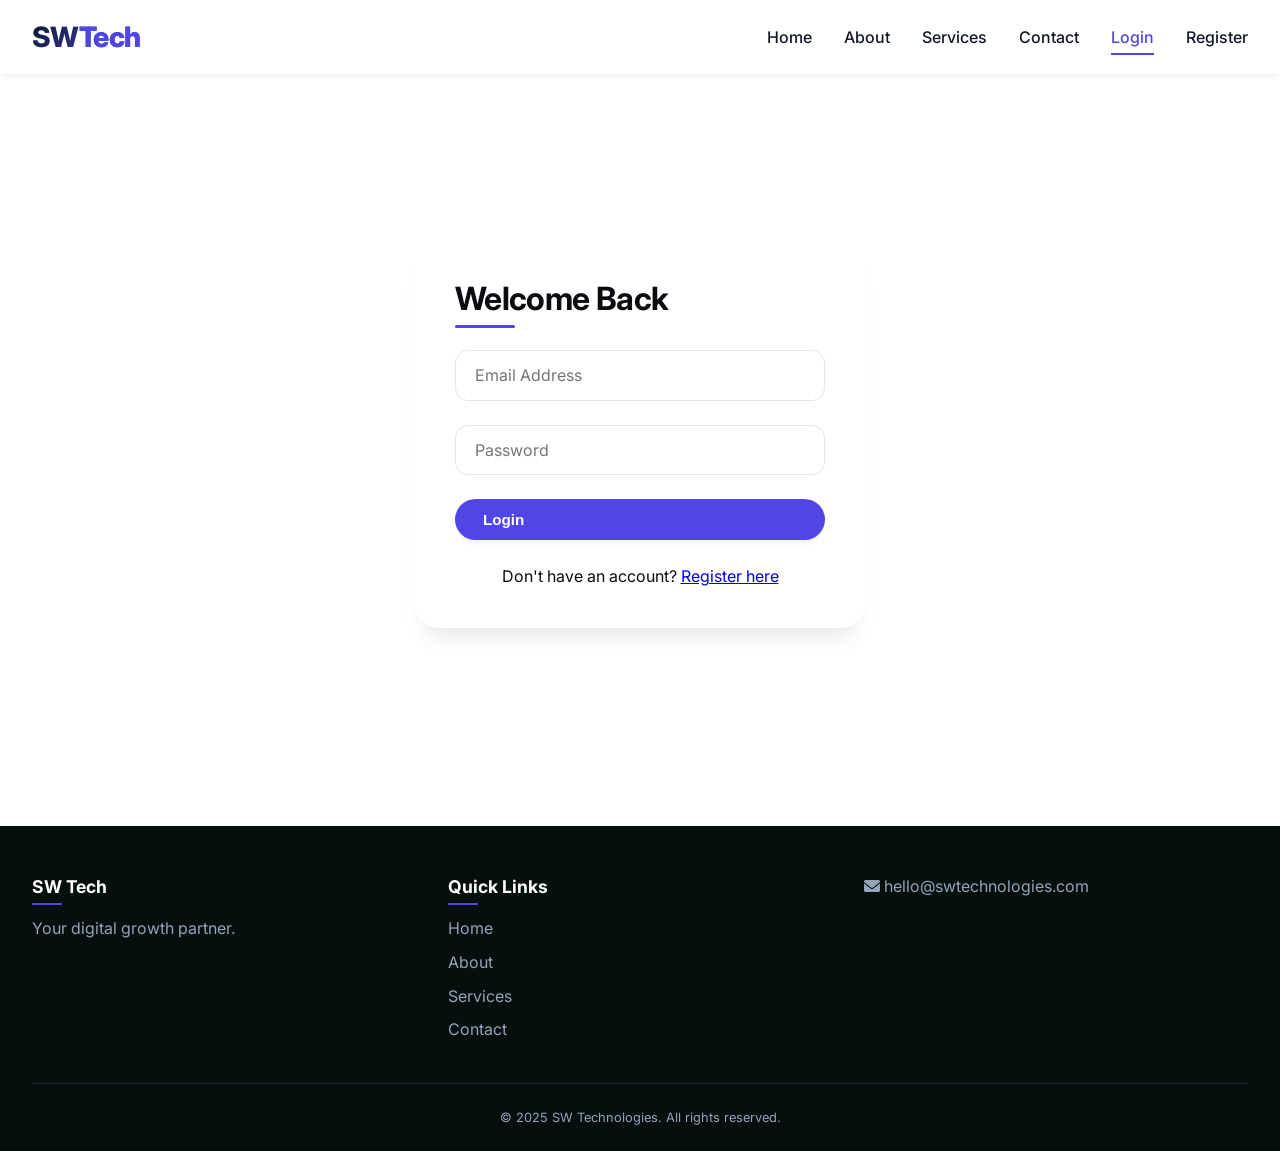
<file: login.html>
<!DOCTYPE html>
<html lang="en">
<head>
    <meta charset="UTF-8">
    <meta name="viewport" content="width=device-width, initial-scale=1.0">
    <title>Login - SW Technologies</title>
    <link href="https://fonts.googleapis.com/css2?family=Inter:wght@300;400;500;600;700;800&display=swap" rel="stylesheet">
    <link rel="stylesheet" href="https://cdnjs.cloudflare.com/ajax/libs/font-awesome/6.0.0-beta3/css/all.min.css">
    <link rel="stylesheet" href="styles.css">
    <style>
        .auth-container { min-height: 80vh; display: flex; align-items: center; justify-content: center; padding: 2rem; }
        .auth-box { background: white; padding: 2.5rem; border-radius: 1.5rem; box-shadow: 0 20px 25px -12px rgba(0,0,0,0.1); max-width: 450px; width: 100%; }
        .auth-box h2 { text-align: center; margin-bottom: 2rem; }
        .auth-box .form-group { margin-bottom: 1.5rem; }
        .auth-box input { width: 100%; padding: 0.9rem 1.2rem; border: 1.5px solid #e2e8f0; border-radius: 0.8rem; }
        .auth-footer { text-align: center; margin-top: 1.5rem; }
    </style>
</head>
<body>
    <nav class="navbar">
        <div class="nav-container">
            <div class="logo"><a href="index.html">SW<span style="color:#4f46e5;">Tech</span></a></div>
            <div class="hamburger" id="hamburger"><i class="fas fa-bars"></i></div>
            <ul class="nav-links" id="navLinks">
                <li><a href="index.html">Home</a></li>
                <li><a href="about.html">About</a></li>
                <li><a href="services.html">Services</a></li>
                <li><a href="contact.html">Contact</a></li>
                <li><a href="login.html" class="active">Login</a></li>
                <li><a href="register.html">Register</a></li>
            </ul>
        </div>
    </nav>
    
    <div class="auth-container">
        <div class="auth-box">
            <h2>Welcome Back</h2>
            <form id="loginForm">
                <div class="form-group">
                    <input type="email" id="email" placeholder="Email Address" required>
                </div>
                <div class="form-group">
                    <input type="password" id="password" placeholder="Password" required>
                </div>
                <button type="submit" class="btn btn-primary" style="width: 100%;">Login</button>
            </form>
            <div class="auth-footer">
                <p>Don't have an account? <a href="register.html">Register here</a></p>
            </div>
        </div>
    </div>
    
    <footer>
        <div class="container">
            <div class="footer-grid">
                <div class="footer-col"><h4>SW Tech</h4><p>Your digital growth partner.</p></div>
                <div class="footer-col"><h4>Quick Links</h4><a href="index.html">Home</a><a href="about.html">About</a><a href="services.html">Services</a><a href="contact.html">Contact</a></div>
                <div class="footer-col"><i class="fas fa-envelope"></i> hello@swtechnologies.com</div>
            </div>
            <div class="copyright">© 2025 SW Technologies. All rights reserved.</div>
        </div>
    </footer>

    <script>
        const hamburger = document.getElementById('hamburger');
        const navLinks = document.getElementById('navLinks');
        hamburger.addEventListener('click', () => navLinks.classList.toggle('active'));
        document.querySelectorAll('.nav-links a').forEach(link => link.addEventListener('click', () => navLinks.classList.remove('active')));

        const loginForm = document.getElementById('loginForm');
        loginForm.addEventListener('submit', async (e) => {
            e.preventDefault();
            const formData = {
                email: document.getElementById('email').value,
                password: document.getElementById('password').value
            };
            try {
                const response = await fetch('https://swtechnologies-backend.onrender.com/api/auth/login', {
                    method: 'POST',
                    headers: { 'Content-Type': 'application/json' },
                    body: JSON.stringify(formData)
                });
                const data = await response.json();
                if (response.ok) {
                    localStorage.setItem('token', data.token);
                    localStorage.setItem('user', JSON.stringify(data.user));
                    window.location.href = 'index.html';
                } else {
                    alert(data.message || 'Login failed');
                }
            } catch (error) {
                alert('Network error. Make sure backend is running on port 5000');
            }
        });
    </script>
</body>
</html>
</file>
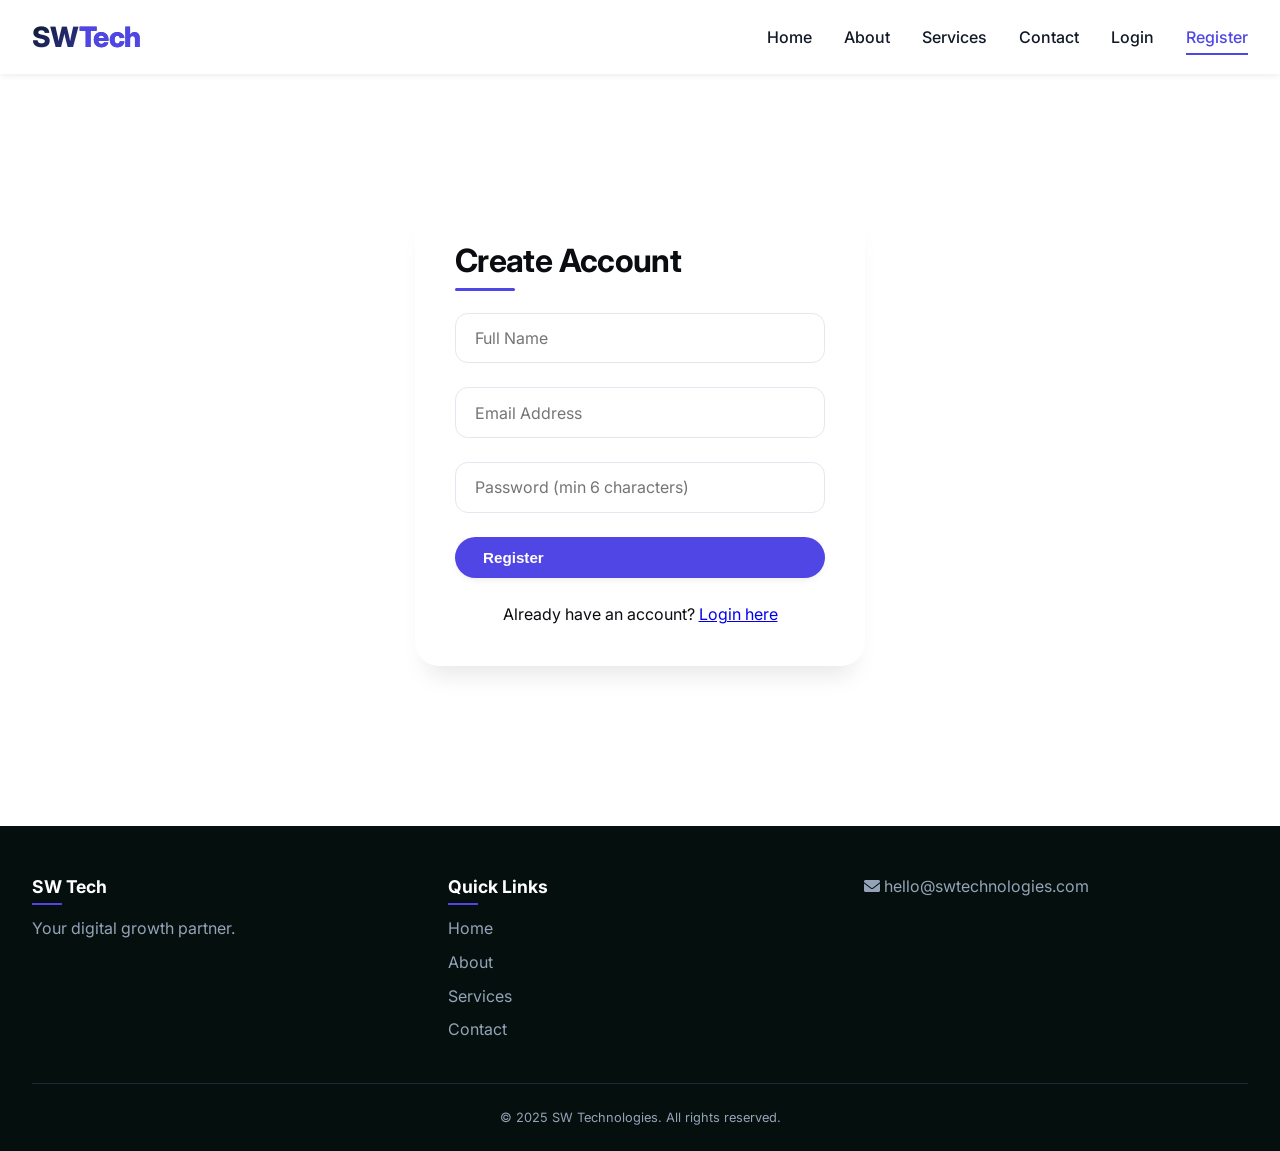
<file: register.html>
<!DOCTYPE html>
<html lang="en">
<head>
    <meta charset="UTF-8">
    <meta name="viewport" content="width=device-width, initial-scale=1.0">
    <title>Register - SW Technologies</title>
    <link href="https://fonts.googleapis.com/css2?family=Inter:wght@300;400;500;600;700;800&display=swap" rel="stylesheet">
    <link rel="stylesheet" href="https://cdnjs.cloudflare.com/ajax/libs/font-awesome/6.0.0-beta3/css/all.min.css">
    <link rel="stylesheet" href="styles.css">
    <style>
        .auth-container { min-height: 80vh; display: flex; align-items: center; justify-content: center; padding: 2rem; }
        .auth-box { background: white; padding: 2.5rem; border-radius: 1.5rem; box-shadow: 0 20px 25px -12px rgba(0,0,0,0.1); max-width: 450px; width: 100%; }
        .auth-box h2 { text-align: center; margin-bottom: 2rem; }
        .auth-box .form-group { margin-bottom: 1.5rem; }
        .auth-box input { width: 100%; padding: 0.9rem 1.2rem; border: 1.5px solid #e2e8f0; border-radius: 0.8rem; }
        .auth-footer { text-align: center; margin-top: 1.5rem; }
    </style>
</head>
<body>
    <nav class="navbar">
        <div class="nav-container">
            <div class="logo"><a href="index.html">SW<span style="color:#4f46e5;">Tech</span></a></div>
            <div class="hamburger" id="hamburger"><i class="fas fa-bars"></i></div>
            <ul class="nav-links" id="navLinks">
                <li><a href="index.html">Home</a></li>
                <li><a href="about.html">About</a></li>
                <li><a href="services.html">Services</a></li>
                <li><a href="contact.html">Contact</a></li>
                <li><a href="login.html">Login</a></li>
                <li><a href="register.html" class="active">Register</a></li>
            </ul>
        </div>
    </nav>
    
    <div class="auth-container">
        <div class="auth-box">
            <h2>Create Account</h2>
            <form id="registerForm">
                <div class="form-group">
                    <input type="text" id="name" placeholder="Full Name" required>
                </div>
                <div class="form-group">
                    <input type="email" id="email" placeholder="Email Address" required>
                </div>
                <div class="form-group">
                    <input type="password" id="password" placeholder="Password (min 6 characters)" required>
                </div>
                <button type="submit" class="btn btn-primary" style="width: 100%;">Register</button>
            </form>
            <div class="auth-footer">
                <p>Already have an account? <a href="login.html">Login here</a></p>
            </div>
        </div>
    </div>
    
    <footer>
        <div class="container">
            <div class="footer-grid">
                <div class="footer-col"><h4>SW Tech</h4><p>Your digital growth partner.</p></div>
                <div class="footer-col"><h4>Quick Links</h4><a href="index.html">Home</a><a href="about.html">About</a><a href="services.html">Services</a><a href="contact.html">Contact</a></div>
                <div class="footer-col"><i class="fas fa-envelope"></i> hello@swtechnologies.com</div>
            </div>
            <div class="copyright">© 2025 SW Technologies. All rights reserved.</div>
        </div>
    </footer>

    <script>
        const hamburger = document.getElementById('hamburger');
        const navLinks = document.getElementById('navLinks');
        hamburger.addEventListener('click', () => navLinks.classList.toggle('active'));
        document.querySelectorAll('.nav-links a').forEach(link => link.addEventListener('click', () => navLinks.classList.remove('active')));

        const registerForm = document.getElementById('registerForm');
        registerForm.addEventListener('submit', async (e) => {
            e.preventDefault();
            const formData = {
                name: document.getElementById('name').value,
                email: document.getElementById('email').value,
                password: document.getElementById('password').value
            };
            if (formData.password.length < 6) {
                alert('Password must be at least 6 characters');
                return;
            }
            try {
                const response = await fetch('https://swtechnologies-backend.onrender.com/api/auth/register', {
                    method: 'POST',
                    headers: { 'Content-Type': 'application/json' },
                    body: JSON.stringify(formData)
                });
                const data = await response.json();
                if (response.ok) {
                    localStorage.setItem('token', data.token);
                    localStorage.setItem('user', JSON.stringify(data.user));
                    window.location.href = 'index.html';
                } else {
                    alert(data.message || 'Registration failed');
                }
            } catch (error) {
                alert('Network error. Make sure backend is running on port 5000');
            }
        });
    </script>
</body>
</html>
</file>
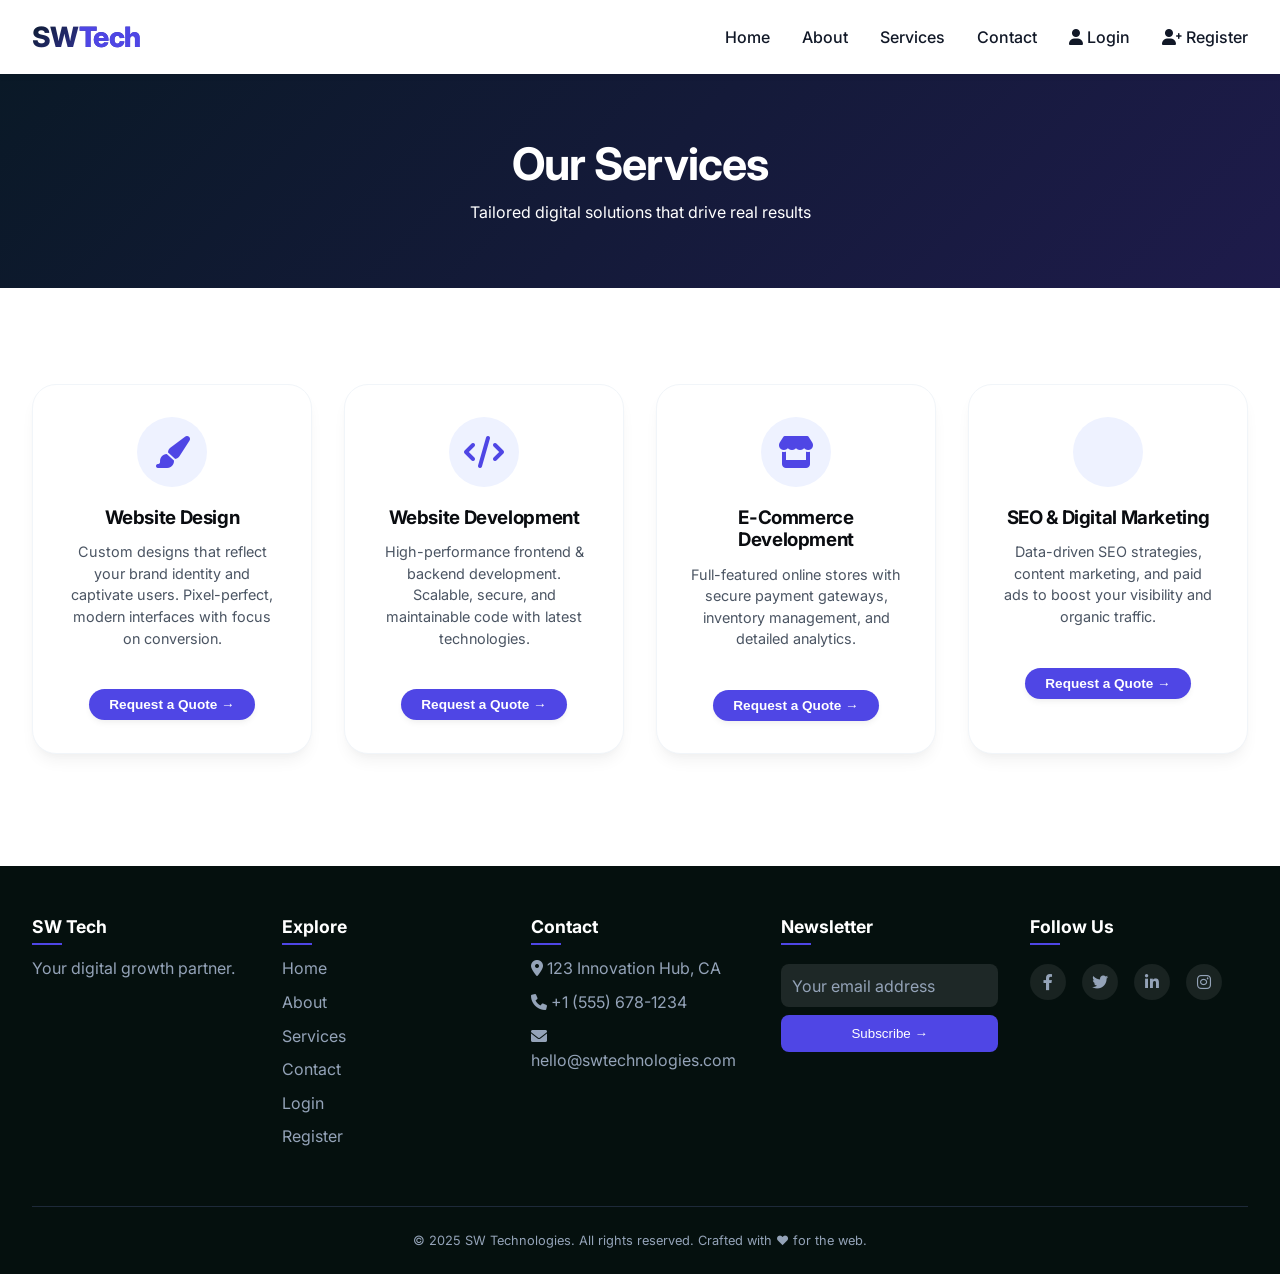
<file: services.html>
<!-- services.html - Enhanced with Newsletter and Backend Integration -->
<!DOCTYPE html>
<html lang="en">

<head>
    <meta charset="UTF-8">
    <meta name="viewport" content="width=device-width, initial-scale=1.0">
    <title>SW Technologies | Our Services</title>
    <link href="https://fonts.googleapis.com/css2?family=Inter:opsz,wght@14..32,300;400;500;600;700;800&display=swap"
        rel="stylesheet">
    <link rel="stylesheet" href="https://cdnjs.cloudflare.com/ajax/libs/font-awesome/6.0.0-beta3/css/all.min.css">
    <link rel="stylesheet" href="styles.css">
    <style>
        .page-banner {
            background: linear-gradient(135deg, #0a1927 0%, #1e1b4b 100%);
            color: white;
            padding: 4rem 0;
            text-align: center;
        }

        .page-banner h1 {
            font-size: 2.8rem;
            margin-bottom: 0.5rem;
        }

        .service-detailed-card {
            margin-bottom: 2rem;
        }

        .newsletter-form {
            display: flex;
            flex-direction: column;
            gap: 0.5rem;
            margin-top: 0.5rem;
        }

        .newsletter-form input {
            padding: 0.7rem;
            border-radius: 0.5rem;
            border: none;
            background: rgba(255, 255, 255, 0.1);
            color: white;
        }

        .newsletter-form input::placeholder {
            color: #94a3b8;
        }

        .newsletter-form button {
            padding: 0.7rem;
            background: #4f46e5;
            color: white;
            border: none;
            border-radius: 0.5rem;
            cursor: pointer;
            transition: background 0.2s;
        }

        .newsletter-form button:hover {
            background: #6366f1;
        }

        .footer-col {
            margin-bottom: 1rem;
        }

        .service-card .btn-primary {
            margin-top: 1rem;
            display: inline-block;
        }
    </style>
</head>

<body>
    <nav class="navbar">
        <div class="nav-container">
            <div class="logo"><a href="index.html">SW<span style="color:#4f46e5;">Tech</span></a></div>
            <div class="hamburger" id="hamburger"><i class="fas fa-bars"></i></div>
            <ul class="nav-links" id="navLinks">
                <li><a href="index.html">Home</a></li>
                <li><a href="about.html">About</a></li>
                <li><a href="services.html">Services</a></li>
                <li><a href="contact.html">Contact</a></li>
                <li><a href="login.html"><i class="fas fa-user"></i> Login</a></li>
                <li><a href="register.html"><i class="fas fa-user-plus"></i> Register</a></li>
                <!-- Admin link will be added here dynamically by JavaScript -->
            </ul>
        </div>
    </nav>

    <div class="page-banner">
        <div class="container">
            <h1>Our Services</h1>
            <p>Tailored digital solutions that drive real results</p>
        </div>
    </div>

    <section>
        <div class="container">
            <div class="cards-grid">
                <div class="service-card">
                    <div class="service-icon"><i class="fas fa-paint-brush"></i></div>
                    <h3>Website Design</h3>
                    <p>Custom designs that reflect your brand identity and captivate users. Pixel-perfect, modern
                        interfaces with focus on conversion.</p>
                    <button onclick="openQuoteModalWithService('Website Design')"
                        class="btn btn-primary btn-small">Request a Quote →</button>
                </div>
                <div class="service-card">
                    <div class="service-icon"><i class="fas fa-code"></i></div>
                    <h3>Website Development</h3>
                    <p>High-performance frontend & backend development. Scalable, secure, and maintainable code with
                        latest technologies.</p>
                    <button onclick="openQuoteModalWithService('Website Development')"
                        class="btn btn-primary btn-small">Request a Quote →</button>
                </div>
                <div class="service-card">
                    <div class="service-icon"><i class="fas fa-store"></i></div>
                    <h3>E-Commerce Development</h3>
                    <p>Full-featured online stores with secure payment gateways, inventory management, and detailed
                        analytics.</p>
                    <button onclick="openQuoteModalWithService('E-Commerce Development')"
                        class="btn btn-primary btn-small">Request a Quote →</button>
                </div>
                <div class="service-card">
                    <div class="service-icon"><i class="fas fa-chart-simple"></i></div>
                    <h3>SEO & Digital Marketing</h3>
                    <p>Data-driven SEO strategies, content marketing, and paid ads to boost your visibility and organic
                        traffic.</p>
                    <button onclick="openQuoteModalWithService('SEO & Digital Marketing')"
                        class="btn btn-primary btn-small">Request a Quote →</button>
                </div>
            </div>
        </div>
    </section>

    <footer>
        <div class="container">
            <div class="footer-grid">
                <div class="footer-col">
                    <h4>SW Tech</h4>
                    <p>Your digital growth partner.</p>
                </div>
                <div class="footer-col">
                    <h4>Explore</h4>
                    <a href="index.html">Home</a>
                    <a href="about.html">About</a>
                    <a href="services.html">Services</a>
                    <a href="contact.html">Contact</a>
                    <a href="login.html">Login</a>
                    <a href="register.html">Register</a>
                </div>
                <div class="footer-col">
                    <h4>Contact</h4>
                    <a href="#"><i class="fas fa-map-marker-alt"></i> 123 Innovation Hub, CA</a>
                    <a href="#"><i class="fas fa-phone"></i> +1 (555) 678-1234</a>
                    <a href="#"><i class="fas fa-envelope"></i> hello@swtechnologies.com</a>
                </div>
                <div class="footer-col">
                    <h4>Newsletter</h4>
                    <form class="newsletter-form" id="newsletterForm">
                        <input type="email" id="newsletterEmail" placeholder="Your email address" required>
                        <button type="submit">Subscribe →</button>
                    </form>
                </div>
                <div class="footer-col">
                    <h4>Follow Us</h4>
                    <div class="social-icons">
                        <a href="#"><i class="fab fa-facebook-f"></i></a>
                        <a href="#"><i class="fab fa-twitter"></i></a>
                        <a href="#"><i class="fab fa-linkedin-in"></i></a>
                        <a href="#"><i class="fab fa-instagram"></i></a>
                    </div>
                </div>
            </div>
            <div class="copyright">
                <p>© 2025 SW Technologies. All rights reserved. Crafted with ❤️ for the web.</p>
            </div>
        </div>
    </footer>

    <a href="#" class="back-to-top" id="backToTop"><i class="fas fa-arrow-up"></i></a>

    <script>
        // Navbar functionality
        const hamburger = document.getElementById('hamburger');
        const navLinks = document.getElementById('navLinks');
        hamburger.addEventListener('click', () => navLinks.classList.toggle('active'));
        document.querySelectorAll('.nav-links a').forEach(link => link.addEventListener('click', () => navLinks.classList.remove('active')));

        // Back to top
        const backBtn = document.getElementById('backToTop');
        window.addEventListener('scroll', () => {
            if (window.scrollY > 300) backBtn.classList.add('show');
            else backBtn.classList.remove('show');
        });

        // Scroll Reveal Animation
        const revealElements = document.querySelectorAll('.service-card');
        const revealOnScroll = () => {
            revealElements.forEach(el => {
                const rect = el.getBoundingClientRect();
                const windowHeight = window.innerHeight;
                if (rect.top < windowHeight - 100) {
                    el.style.opacity = '1';
                    el.style.transform = 'translateY(0)';
                }
            });
        };
        revealElements.forEach(el => {
            el.style.opacity = '0';
            el.style.transform = 'translateY(30px)';
            el.style.transition = 'all 0.6s cubic-bezier(0.4, 0, 0.2, 1)';
        });
        window.addEventListener('scroll', revealOnScroll);
        window.addEventListener('load', revealOnScroll);

        // Function to open quote modal with pre-selected service
        function openQuoteModalWithService(service) {
            // Store service in localStorage to be used by modal
            localStorage.setItem('preSelectedService', service);
            // Redirect to homepage which has the modal, or open modal if exists
            window.location.href = 'index.html';
        }
    </script>
    <script src="script.js"></script>
</body>

</html>
</file>
<file: styles.css>
/* styles.css - SW Technologies - Polished Professional UI with Enhanced Animations */
* {
    margin: 0;
    padding: 0;
    box-sizing: border-box;
}

body {
    font-family: 'Inter', sans-serif;
    background-color: #ffffff;
    color: #0a0c10;
    line-height: 1.5;
    scroll-behavior: smooth;
}

:root {
    --primary: #0a1927;
    --primary-dark: #05100e;
    --accent: #4f46e5;
    --accent-light: #6366f1;
    --accent-soft: #eef2ff;
    --gray-bg: #fafbfc;
    --text-dark: #111827;
    --text-muted: #4b5563;
    --white: #ffffff;
    --shadow-sm: 0 4px 6px -1px rgba(0, 0, 0, 0.05), 0 2px 4px -1px rgba(0, 0, 0, 0.02);
    --shadow-md: 0 10px 15px -3px rgba(0, 0, 0, 0.05), 0 4px 6px -2px rgba(0, 0, 0, 0.02);
    --shadow-lg: 0 20px 25px -5px rgba(0, 0, 0, 0.08), 0 10px 10px -5px rgba(0, 0, 0, 0.01);
    --shadow-hover: 0 25px 30px -12px rgba(79, 70, 229, 0.15);
}

.container {
    max-width: 1280px;
    margin: 0 auto;
    padding: 0 2rem;
}

section {
    padding: 5rem 0;
}

h1, h2, h3 {
    font-weight: 700;
    line-height: 1.2;
    letter-spacing: -0.02em;
}

h2 {
    font-size: 2rem;
    margin-bottom: 2rem;
    position: relative;
    display: inline-block;
}

h2:after {
    content: '';
    position: absolute;
    bottom: -10px;
    left: 0;
    width: 60px;
    height: 3px;
    background: var(--accent);
    border-radius: 3px;
    transition: width 0.3s ease;
}

section:hover h2:after {
    width: 100px;
}

.section-header {
    text-align: center;
    margin-bottom: 3rem;
}

.section-header h2:after {
    left: 50%;
    transform: translateX(-50%);
}

.section-header p {
    color: var(--text-muted);
    max-width: 600px;
    margin: 1rem auto 0;
}

/* Buttons */
.btn {
    display: inline-flex;
    align-items: center;
    gap: 0.5rem;
    padding: 0.75rem 1.75rem;
    border-radius: 9999px;
    font-weight: 600;
    transition: all 0.3s cubic-bezier(0.4, 0, 0.2, 1);
    text-decoration: none;
    font-size: 0.95rem;
    cursor: pointer;
    border: none;
    position: relative;
    overflow: hidden;
}

.btn-primary {
    background: var(--accent);
    color: white;
    box-shadow: var(--shadow-sm);
}

.btn-primary:hover {
    background: var(--accent-light);
    transform: translateY(-3px) scale(1.02);
    box-shadow: var(--shadow-md);
}

.btn-primary:active {
    transform: translateY(0) scale(0.98);
}

.btn-outline {
    background: transparent;
    border: 1.5px solid var(--accent);
    color: var(--accent);
}

.btn-outline:hover {
    background: var(--accent);
    color: white;
    transform: translateY(-3px);
    box-shadow: var(--shadow-sm);
}

.btn-small {
    padding: 0.5rem 1.25rem;
    font-size: 0.85rem;
}

/* Navigation */
.navbar {
    background: rgba(255, 255, 255, 0.95);
    backdrop-filter: blur(8px);
    box-shadow: var(--shadow-sm);
    position: sticky;
    top: 0;
    z-index: 1000;
    transition: all 0.3s ease;
}

.nav-container {
    display: flex;
    justify-content: space-between;
    align-items: center;
    padding: 1rem 2rem;
    max-width: 1400px;
    margin: 0 auto;
}

.logo a {
    font-size: 1.75rem;
    font-weight: 800;
    text-decoration: none;
    background: linear-gradient(135deg, #0a1927, #4f46e5);
    background-clip: text;
    -webkit-background-clip: text;
    color: transparent;
    letter-spacing: -0.02em;
    transition: transform 0.3s ease;
    display: inline-block;
}

.logo a:hover {
    transform: scale(1.02);
}

.nav-links {
    display: flex;
    gap: 2rem;
    list-style: none;
}

.nav-links li a {
    text-decoration: none;
    font-weight: 500;
    color: var(--text-dark);
    transition: all 0.3s ease;
    position: relative;
    padding: 0.5rem 0;
}

.nav-links li a:after {
    content: '';
    position: absolute;
    bottom: 0;
    left: 0;
    width: 0;
    height: 2px;
    background: var(--accent);
    transition: width 0.3s cubic-bezier(0.4, 0, 0.2, 1);
}

.nav-links li a:hover:after,
.nav-links li a.active:after {
    width: 100%;
}

.nav-links li a:hover,
.nav-links li a.active {
    color: var(--accent);
    transform: translateY(-1px);
}

.hamburger {
    display: none;
    font-size: 1.6rem;
    cursor: pointer;
    color: var(--text-dark);
    transition: transform 0.3s ease;
}

.hamburger:hover {
    transform: scale(1.1);
}

/* Hero Section */
.hero {
    background: linear-gradient(135deg, #f5f7ff 0%, #ffffff 100%);
    padding: 6rem 0;
    position: relative;
    overflow: hidden;
}

.hero:before {
    content: '';
    position: absolute;
    top: -50%;
    right: -20%;
    width: 60%;
    height: 200%;
    background: radial-gradient(circle, rgba(79,70,229,0.05) 0%, transparent 70%);
    animation: float 20s ease-in-out infinite;
}

.hero-content {
    max-width: 700px;
    animation: fadeInUp 0.8s cubic-bezier(0.4, 0, 0.2, 1);
    position: relative;
    z-index: 1;
}

.hero h1 {
    font-size: 3.2rem;
    margin-bottom: 1.25rem;
    animation: fadeInUp 0.6s ease-out 0.1s both;
}

.hero p {
    font-size: 1.2rem;
    color: var(--text-muted);
    margin-bottom: 2rem;
    animation: fadeInUp 0.6s ease-out 0.2s both;
}

.btn-group {
    display: flex;
    gap: 1rem;
    flex-wrap: wrap;
    animation: fadeInUp 0.6s ease-out 0.3s both;
}

/* Cards Grid */
.cards-grid {
    display: grid;
    grid-template-columns: repeat(auto-fit, minmax(260px, 1fr));
    gap: 2rem;
    margin-top: 1rem;
}

.service-card {
    background: white;
    border-radius: 1.5rem;
    padding: 2rem;
    box-shadow: var(--shadow-md);
    transition: all 0.4s cubic-bezier(0.4, 0, 0.2, 1);
    text-align: center;
    border: 1px solid #f1f5f9;
    animation: fadeInUp 0.6s ease-out backwards;
    animation-delay: calc(var(--card-index, 0) * 0.1s);
}

.service-card:nth-child(1) { --card-index: 1; }
.service-card:nth-child(2) { --card-index: 2; }
.service-card:nth-child(3) { --card-index: 3; }
.service-card:nth-child(4) { --card-index: 4; }

.service-card:hover {
    transform: translateY(-10px) scale(1.02);
    box-shadow: var(--shadow-hover);
}

.service-icon {
    width: 70px;
    height: 70px;
    background: var(--accent-soft);
    border-radius: 50%;
    display: flex;
    align-items: center;
    justify-content: center;
    margin: 0 auto 1.25rem;
    font-size: 2rem;
    color: var(--accent);
    transition: all 0.3s cubic-bezier(0.4, 0, 0.2, 1);
}

.service-card:hover .service-icon {
    transform: scale(1.1) rotate(5deg);
    background: var(--accent);
    color: white;
}

.service-card h3 {
    margin-bottom: 0.75rem;
    transition: color 0.3s ease;
}

.service-card:hover h3 {
    color: var(--accent);
}

.service-card p {
    color: var(--text-muted);
    margin-bottom: 1.5rem;
    font-size: 0.9rem;
}

/* Strengths / Why Choose Us */
.strengths-grid {
    display: grid;
    grid-template-columns: repeat(auto-fit, minmax(240px, 1fr));
    gap: 2rem;
}

.strength-card {
    background: white;
    border-radius: 1.5rem;
    padding: 2rem;
    text-align: center;
    box-shadow: var(--shadow-sm);
    transition: all 0.4s cubic-bezier(0.4, 0, 0.2, 1);
    border: 1px solid transparent;
    animation: fadeInUp 0.6s ease-out backwards;
}

.strength-card:nth-child(1) { animation-delay: 0s; }
.strength-card:nth-child(2) { animation-delay: 0.1s; }
.strength-card:nth-child(3) { animation-delay: 0.2s; }
.strength-card:nth-child(4) { animation-delay: 0.3s; }

.strength-card:hover {
    transform: translateY(-8px);
    border-color: var(--accent-soft);
    box-shadow: var(--shadow-lg);
}

.strength-card i {
    font-size: 2.5rem;
    color: var(--accent);
    margin-bottom: 1rem;
    transition: all 0.3s ease;
    display: inline-block;
}

.strength-card:hover i {
    transform: scale(1.15) translateY(-5px);
}

.strength-card h3 {
    margin-bottom: 0.5rem;
}

/* Testimonials */
.testimonials-grid {
    display: grid;
    grid-template-columns: repeat(auto-fit, minmax(300px, 1fr));
    gap: 2rem;
}

.testimonial {
    background: var(--gray-bg);
    padding: 2rem;
    border-radius: 1.5rem;
    border-left: 4px solid var(--accent);
    transition: all 0.4s cubic-bezier(0.4, 0, 0.2, 1);
    animation: fadeInUp 0.6s ease-out backwards;
}

.testimonial:nth-child(1) { animation-delay: 0s; }
.testimonial:nth-child(2) { animation-delay: 0.15s; }

.testimonial:hover {
    transform: translateX(8px) translateY(-4px);
    box-shadow: var(--shadow-lg);
}

.testimonial i.fa-quote-left {
    color: var(--accent);
    opacity: 0.3;
    font-size: 1.5rem;
    margin-bottom: 1rem;
    display: inline-block;
    transition: all 0.3s ease;
}

.testimonial:hover i.fa-quote-left {
    opacity: 0.6;
    transform: scale(1.1);
}

.testimonial p {
    font-style: normal;
    margin-bottom: 1.25rem;
    color: var(--text-dark);
    transition: transform 0.3s ease;
}

.testimonial:hover p {
    transform: translateX(4px);
}

.client-name {
    font-weight: 700;
    color: var(--accent);
}

/* Footer */
footer {
    background: var(--primary-dark);
    color: #94a3b8;
    padding: 3rem 0 1.5rem;
    margin-top: 2rem;
}

.footer-grid {
    display: grid;
    grid-template-columns: repeat(auto-fit, minmax(200px, 1fr));
    gap: 2rem;
    margin-bottom: 2rem;
}

.footer-col h4 {
    color: white;
    margin-bottom: 1rem;
    font-size: 1.1rem;
    position: relative;
    display: inline-block;
}

.footer-col h4:after {
    content: '';
    position: absolute;
    bottom: -5px;
    left: 0;
    width: 30px;
    height: 2px;
    background: var(--accent);
    transition: width 0.3s ease;
}

.footer-col:hover h4:after {
    width: 50px;
}

.footer-col a {
    color: #94a3b8;
    text-decoration: none;
    display: block;
    margin-bottom: 0.6rem;
    transition: all 0.3s ease;
}

.footer-col a:hover {
    color: white;
    transform: translateX(5px);
}

.social-icons {
    display: flex;
    gap: 1rem;
    margin-top: 0.5rem;
}

.social-icons a {
    display: inline-flex;
    align-items: center;
    justify-content: center;
    width: 36px;
    height: 36px;
    background: rgba(255, 255, 255, 0.08);
    border-radius: 50%;
    transition: all 0.3s cubic-bezier(0.4, 0, 0.2, 1);
}

.social-icons a:hover {
    background: var(--accent);
    transform: translateY(-3px) rotate(360deg);
}

.copyright {
    text-align: center;
    padding-top: 1.5rem;
    border-top: 1px solid #1e2a3a;
    font-size: 0.8rem;
}

/* Back to Top Button */
.back-to-top {
    position: fixed;
    bottom: 2rem;
    right: 2rem;
    background: var(--accent);
    color: white;
    width: 44px;
    height: 44px;
    border-radius: 50%;
    display: flex;
    align-items: center;
    justify-content: center;
    text-decoration: none;
    opacity: 0;
    visibility: hidden;
    transition: all 0.3s cubic-bezier(0.4, 0, 0.2, 1);
    box-shadow: var(--shadow-md);
    z-index: 99;
}

.back-to-top.show {
    opacity: 1;
    visibility: visible;
    animation: bounceIn 0.5s ease-out;
}

.back-to-top:hover {
    background: var(--accent-light);
    transform: translateY(-5px) scale(1.05);
}

/* Keyframe Animations */
@keyframes fadeInUp {
    from {
        opacity: 0;
        transform: translateY(40px);
    }
    to {
        opacity: 1;
        transform: translateY(0);
    }
}

@keyframes fadeInLeft {
    from {
        opacity: 0;
        transform: translateX(-40px);
    }
    to {
        opacity: 1;
        transform: translateX(0);
    }
}

@keyframes fadeInRight {
    from {
        opacity: 0;
        transform: translateX(40px);
    }
    to {
        opacity: 1;
        transform: translateX(0);
    }
}

@keyframes bounceIn {
    0% {
        opacity: 0;
        transform: scale(0.3);
    }
    50% {
        opacity: 1;
        transform: scale(1.05);
    }
    70% {
        transform: scale(0.9);
    }
    100% {
        transform: scale(1);
    }
}

@keyframes float {
    0%, 100% {
        transform: translate(0, 0) rotate(0deg);
    }
    33% {
        transform: translate(10px, -10px) rotate(2deg);
    }
    66% {
        transform: translate(-5px, 5px) rotate(-1deg);
    }
}

@keyframes pulse {
    0%, 100% {
        transform: scale(1);
    }
    50% {
        transform: scale(1.05);
    }
}

@keyframes shimmer {
    0% {
        background-position: -200% 0;
    }
    100% {
        background-position: 200% 0;
    }
}

@keyframes slideIn {
    from {
        opacity: 0;
        transform: translateX(-100%);
    }
    to {
        opacity: 1;
        transform: translateX(0);
    }
}

/* Staggered animation for page load */
main > section {
    animation: fadeInUp 0.6s ease-out backwards;
}

main > section:nth-child(1) { animation-delay: 0s; }
main > section:nth-child(2) { animation-delay: 0.1s; }
main > section:nth-child(3) { animation-delay: 0.2s; }
main > section:nth-child(4) { animation-delay: 0.3s; }

/* Scroll reveal animation (triggers when elements come into view) */
.scroll-reveal {
    opacity: 0;
    transform: translateY(30px);
    transition: all 0.8s cubic-bezier(0.4, 0, 0.2, 1);
}

.scroll-reveal.revealed {
    opacity: 1;
    transform: translateY(0);
}

/* About Page Specific */
.story-box {
    background: var(--gray-bg);
    padding: 2rem;
    border-radius: 1.5rem;
    margin-bottom: 2rem;
    transition: all 0.4s ease;
    animation: fadeInUp 0.6s ease-out;
}

.story-box:hover {
    transform: scale(1.01);
    box-shadow: var(--shadow-md);
}

.mission-vision {
    display: grid;
    grid-template-columns: 1fr 1fr;
    gap: 2rem;
    margin: 3rem 0;
}

.mv-card {
    background: white;
    padding: 2rem;
    border-radius: 1.5rem;
    box-shadow: var(--shadow-sm);
    text-align: center;
    transition: all 0.4s cubic-bezier(0.4, 0, 0.2, 1);
    animation: fadeInUp 0.6s ease-out backwards;
}

.mv-card:first-child { animation-delay: 0s; }
.mv-card:last-child { animation-delay: 0.15s; }

.mv-card:hover {
    transform: translateY(-8px);
    box-shadow: var(--shadow-lg);
}

.mv-card i {
    transition: transform 0.3s ease;
}

.mv-card:hover i {
    transform: scale(1.1);
}

.team-grid {
    display: grid;
    grid-template-columns: repeat(auto-fit, minmax(240px, 1fr));
    gap: 2rem;
    margin-top: 1rem;
}

.team-card {
    background: white;
    border-radius: 1.5rem;
    padding: 2rem;
    text-align: center;
    box-shadow: var(--shadow-sm);
    transition: all 0.4s cubic-bezier(0.4, 0, 0.2, 1);
    animation: fadeInUp 0.6s ease-out backwards;
}

.team-card:nth-child(1) { animation-delay: 0s; }
.team-card:nth-child(2) { animation-delay: 0.1s; }
.team-card:nth-child(3) { animation-delay: 0.2s; }

.team-card:hover {
    transform: translateY(-10px);
    box-shadow: var(--shadow-hover);
}

.team-img {
    width: 110px;
    height: 110px;
    background: linear-gradient(135deg, var(--accent-soft), #ddd6fe);
    border-radius: 50%;
    margin: 0 auto 1rem;
    display: flex;
    align-items: center;
    justify-content: center;
    font-size: 3rem;
    color: var(--accent);
    transition: all 0.4s cubic-bezier(0.4, 0, 0.2, 1);
}

.team-card:hover .team-img {
    transform: scale(1.05) rotate(3deg);
    background: linear-gradient(135deg, var(--accent), #818cf8);
    color: white;
}

.stats-grid {
    display: flex;
    justify-content: space-between;
    flex-wrap: wrap;
    gap: 2rem;
    background: var(--primary);
    color: white;
    padding: 3rem 2rem;
    border-radius: 2rem;
    margin-top: 2rem;
    text-align: center;
}

.stat {
    flex: 1;
    min-width: 120px;
    transition: all 0.3s ease;
    animation: fadeInUp 0.6s ease-out backwards;
}

.stat:nth-child(1) { animation-delay: 0s; }
.stat:nth-child(2) { animation-delay: 0.1s; }
.stat:nth-child(3) { animation-delay: 0.2s; }

.stat:hover {
    transform: translateY(-5px);
}

.stat h3 {
    font-size: 2.5rem;
    margin-bottom: 0.25rem;
    transition: all 0.3s ease;
}

.stat:hover h3 {
    transform: scale(1.05);
    color: var(--accent-light);
}

/* Contact Page Specific */
.contact-wrapper {
    display: grid;
    grid-template-columns: 1fr 1fr;
    gap: 3rem;
}

.form-group {
    margin-bottom: 1.5rem;
    animation: fadeInUp 0.6s ease-out backwards;
}

.form-group:nth-child(1) { animation-delay: 0s; }
.form-group:nth-child(2) { animation-delay: 0.1s; }
.form-group:nth-child(3) { animation-delay: 0.2s; }
.form-group:nth-child(4) { animation-delay: 0.3s; }
.form-group:nth-child(5) { animation-delay: 0.4s; }

input, textarea {
    width: 100%;
    padding: 0.9rem 1.2rem;
    border: 1.5px solid #e2e8f0;
    border-radius: 1rem;
    font-family: inherit;
    font-size: 1rem;
    transition: all 0.3s cubic-bezier(0.4, 0, 0.2, 1);
}

input:focus, textarea:focus {
    outline: none;
    border-color: var(--accent);
    box-shadow: 0 0 0 4px rgba(79, 70, 229, 0.1);
    transform: translateY(-2px);
}

input:hover, textarea:hover {
    border-color: var(--accent-light);
}

.error {
    color: #e53e3e;
    font-size: 0.75rem;
    margin-top: 0.3rem;
    display: block;
    animation: shake 0.3s ease-out;
}

@keyframes shake {
    0%, 100% { transform: translateX(0); }
    25% { transform: translateX(-5px); }
    75% { transform: translateX(5px); }
}

.success-message {
    background: #10b981;
    color: white;
    padding: 0.8rem;
    border-radius: 0.8rem;
    margin-top: 1rem;
    text-align: center;
    animation: bounceIn 0.5s ease-out;
}

.contact-details {
    background: var(--gray-bg);
    padding: 2rem;
    border-radius: 1.5rem;
    transition: all 0.3s ease;
    animation: fadeInRight 0.6s ease-out;
}

.contact-details:hover {
    transform: translateX(-5px);
    box-shadow: var(--shadow-md);
}

.contact-details p {
    margin: 1rem 0;
    display: flex;
    align-items: center;
    gap: 1rem;
    transition: all 0.3s ease;
}

.contact-details p:hover {
    transform: translateX(5px);
    color: var(--accent);
}

.contact-details p i {
    transition: transform 0.3s ease;
}

.contact-details p:hover i {
    transform: scale(1.2);
}

.map {
    margin-top: 3rem;
    border-radius: 1.5rem;
    overflow: hidden;
    height: 300px;
    animation: fadeInUp 0.6s ease-out 0.2s both;
}

.map iframe {
    width: 100%;
    height: 100%;
    border: 0;
    transition: transform 0.3s ease;
}

.map:hover iframe {
    transform: scale(1.01);
}

/* Responsive */
@media (max-width: 768px) {
    .container {
        padding: 0 1.5rem;
    }
    section {
        padding: 3rem 0;
    }
    h2 {
        font-size: 1.75rem;
    }
    .hero h1 {
        font-size: 2.2rem;
    }
    .nav-links {
        position: fixed;
        top: 70px;
        left: -100%;
        width: 100%;
        height: calc(100vh - 70px);
        background: white;
        flex-direction: column;
        align-items: center;
        padding-top: 2rem;
        gap: 2rem;
        transition: left 0.4s cubic-bezier(0.4, 0, 0.2, 1);
        box-shadow: var(--shadow-md);
    }
    .nav-links.active {
        left: 0;
    }
    .nav-links li a {
        font-size: 1.2rem;
    }
    .hamburger {
        display: block;
    }
    .contact-wrapper {
        grid-template-columns: 1fr;
    }
    .mission-vision {
        grid-template-columns: 1fr;
    }
    .stats-grid {
        flex-direction: column;
        align-items: center;
        gap: 1.5rem;
    }
    .back-to-top {
        bottom: 1rem;
        right: 1rem;
        width: 40px;
        height: 40px;
    }
}

@media (max-width: 480px) {
    .hero h1 {
        font-size: 1.9rem;
    }
    .btn-group .btn {
        padding: 0.6rem 1.2rem;
        font-size: 0.85rem;
    }
    .service-icon {
        width: 55px;
        height: 55px;
        font-size: 1.5rem;
    }
}
</file>
